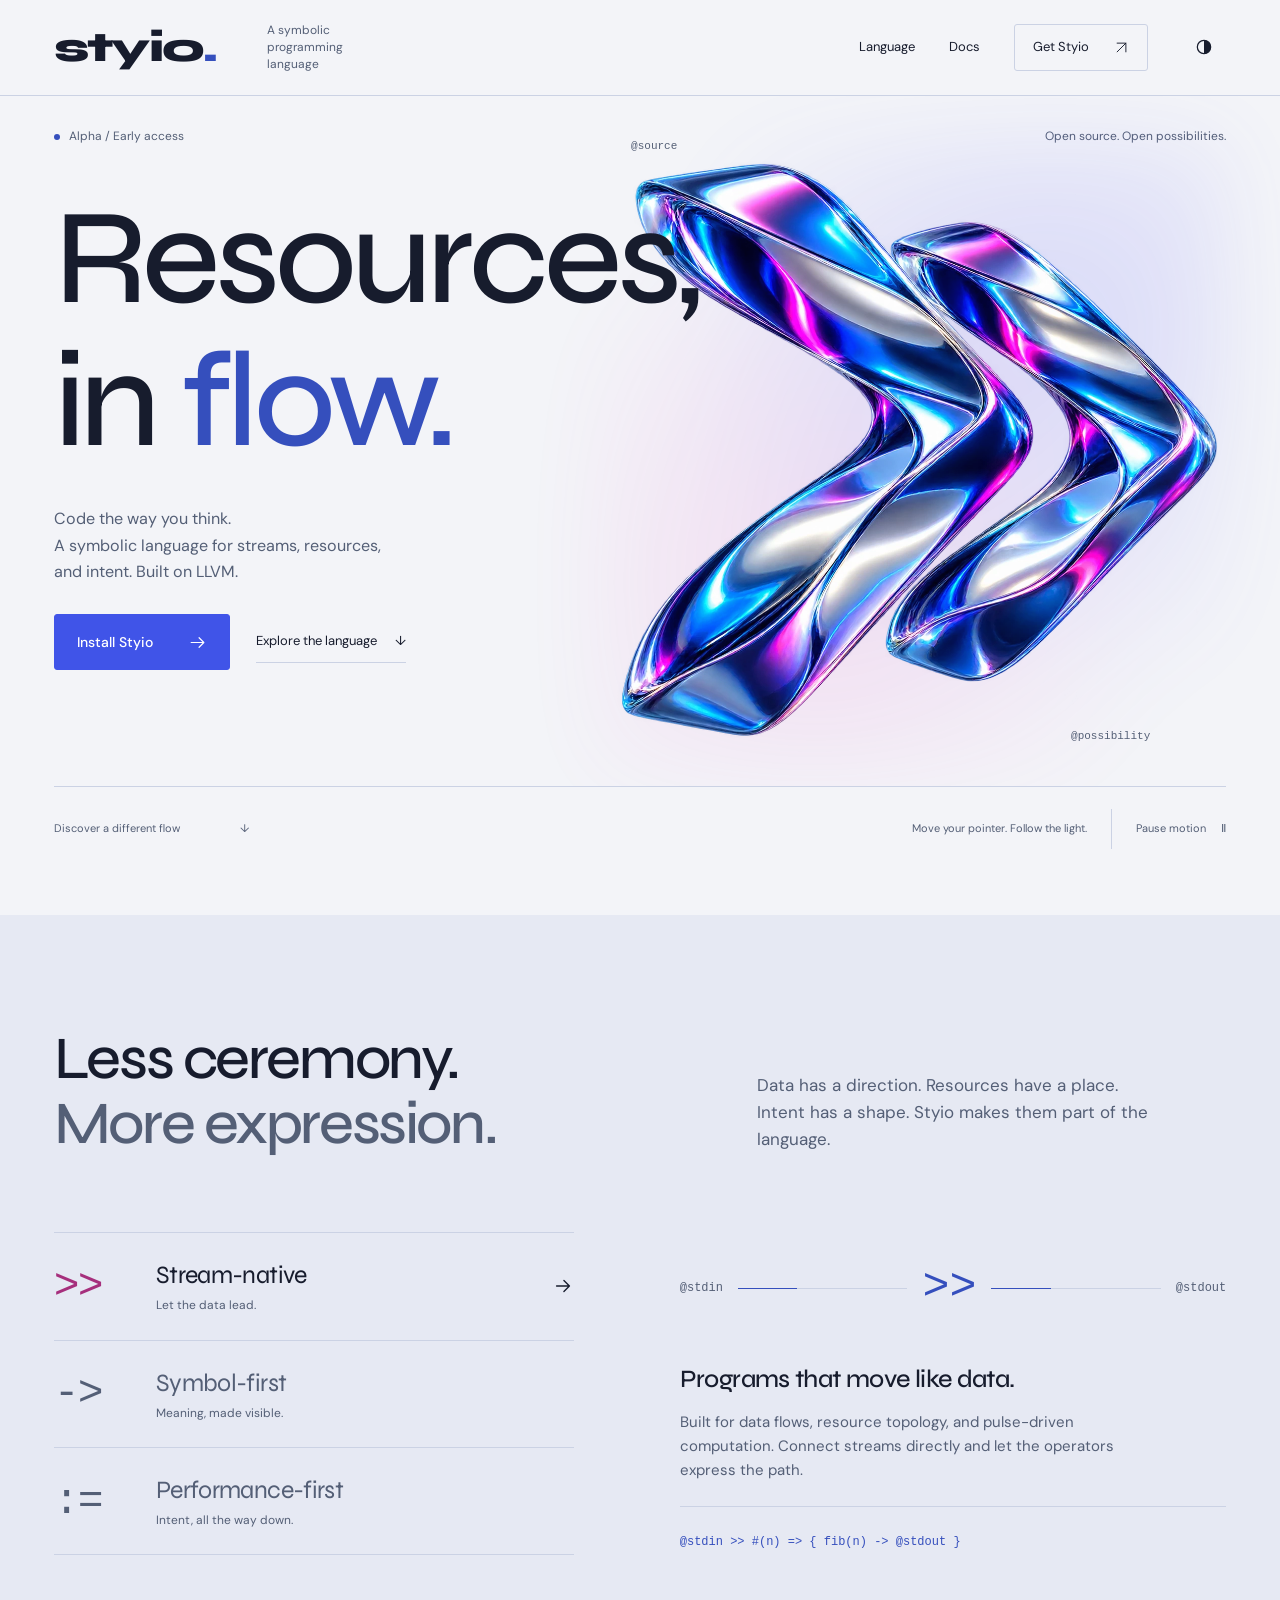
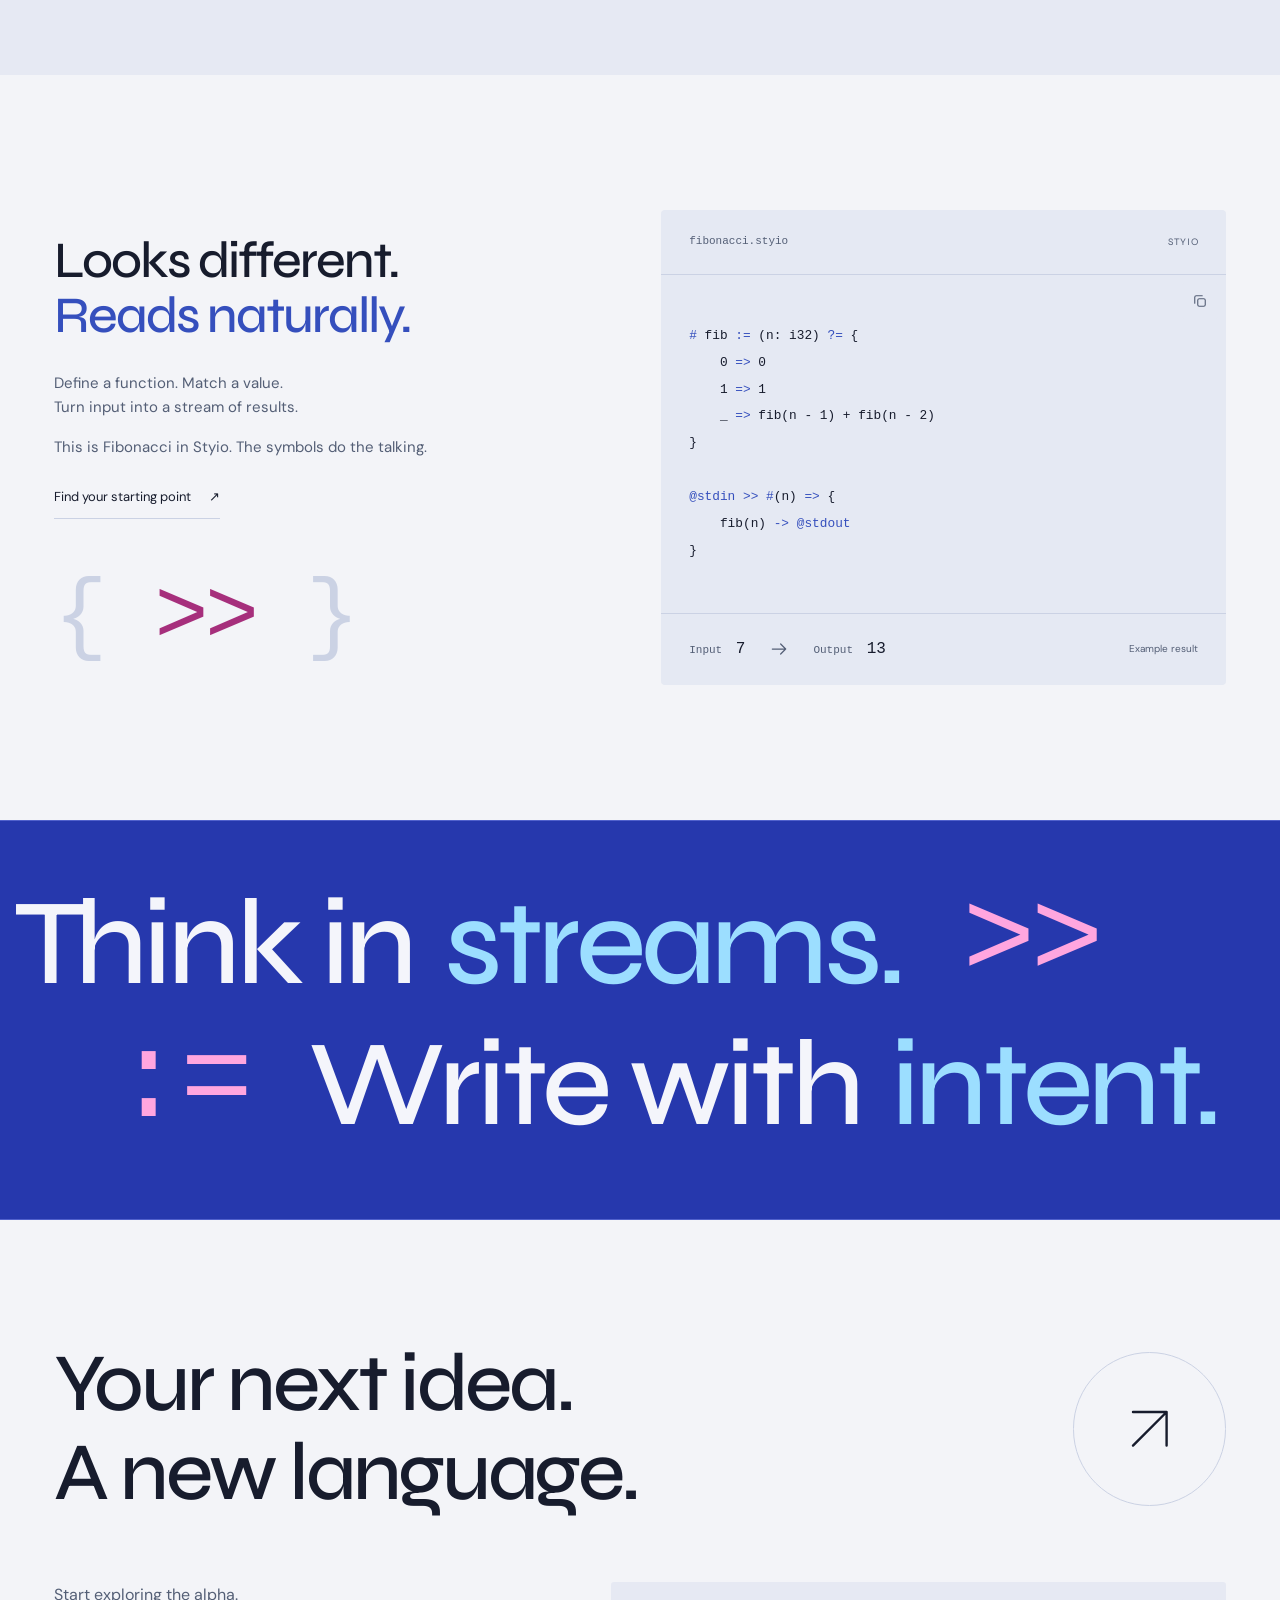
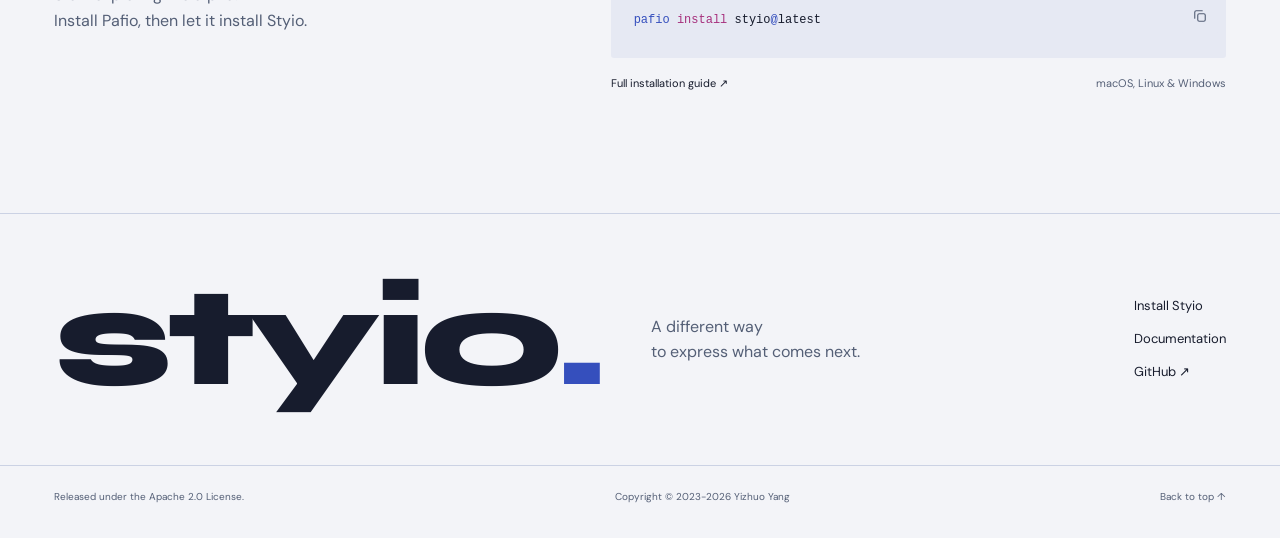
<file: index.html>
<!doctype html>
<html lang="en">
<head>
  <meta charset="utf-8">
  <meta name="viewport" content="width=device-width, initial-scale=1">
  <title>Styio - Resources, in flow.</title>
  <meta name="description" content="An experimental symbolic language for stream processing, resource topology, and intent-driven execution. Built on LLVM. Explore Styio.">
  <meta name="theme-color" content="#101116">
  <meta property="og:title" content="Styio - Resources, in flow.">
  <meta property="og:description" content="A symbolic language for a different way of thinking. Stream-native. Symbol-first. Built on LLVM.">
  <meta property="og:type" content="website">
  <meta property="og:url" content="https://styio.io/">
  <link rel="icon" href="/assets/styio-mark.svg" type="image/svg+xml">
  <link rel="preload" href="/assets/fonts/syne.woff2" as="font" type="font/woff2" crossorigin>
  <script src="/assets/theme-init.js"></script>
  <link rel="stylesheet" href="/styles.css">
  <noscript><style>.operator-display{display:block}.operator-panel[hidden]{display:block !important}.operator-panel + .operator-panel{margin-top:40px}</style></noscript>
</head>
<body class="home" id="top">
<!-- THESIS: Direction becomes iridescent chrome; the language itself is the artwork.
OWN-WORLD: Cool black, fog white, electric blue, cyan and fuchsia; monumental Syne, sculptural chrome, precise rules.
STORY: Feel resource flow, understand the operators, read real code, install the alpha.
FIRST VIEWPORT: Oversized two-line title left; a luminous double-chevron sculpture right; clear install action below.
FORM: Sculptural notation, grounded direction 3, seed 249001b3. User selected experimental digital art. User rejected yellow-green and the wireframe manifold; rebuilt with authored iridescent artwork and responsive light.
FINISH: unreviewed and undocumented is unfinished; this build ends with the finish review, the verdict, and DESIGN.md -->
  <a class="skip-link" href="#main">Skip to content</a>
  <header class="site-header">
    <div class="header-inner">
      <a class="brand" href="/" aria-label="Styio home">styio<span aria-hidden="true">.</span></a>
      <span class="header-note">A symbolic programming language</span>
      <nav class="nav" aria-label="Primary navigation">
        <a href="/#language">Language</a>
        <a href="/docs/">Docs</a>
        <a class="nav-install" href="/docs/install.html">Get Styio <svg viewBox="0 0 24 24" aria-hidden="true"><path d="M5 19 19 5M5 5h14v14"/></svg></a>
        <button class="theme-toggle" id="theme-toggle" type="button" aria-label="Toggle color scheme"><svg viewBox="0 0 24 24" aria-hidden="true"><circle cx="12" cy="12" r="8"/><path d="M12 4a8 8 0 0 1 0 16Z" fill="currentColor" stroke="none"/></svg></button>
      </nav>
    </div>
  </header>
  <main id="main">
    <section class="hero wrap" aria-labelledby="hero-title">
      <div class="hero-topline"><span><span class="status-dot"></span>Alpha / Early access</span><span>Open source. Open possibilities.</span></div>
      <div class="hero-stage">
        <h1 id="hero-title"><span class="title-line">Resources,</span><span class="title-line second-line">in <em>flow.</em></span></h1>
        <figure class="sculpture-art" aria-label="A liquid-chrome double-chevron sculpture, reflecting blue, cyan and fuchsia light">
          <div class="sculpture-aura" aria-hidden="true"></div>
          <div class="sculpture-float"><div class="sculpture-pose">
            <img class="sculpture-image" src="/assets/sculpture.webp" alt="" width="1254" height="1254" fetchpriority="high">
            <div class="sculpture-reflection" aria-hidden="true"></div>
          </div></div>
          <span class="art-coordinate art-coordinate-a" aria-hidden="true">@source</span>
          <span class="art-coordinate art-coordinate-c" aria-hidden="true">@possibility</span>
        </figure>
        <div class="hero-intro">
          <p>Code the way you think.<br>A symbolic language for streams, resources,<br class="desktop-break"> and intent. Built on LLVM.</p>
          <div class="actions"><a class="button primary" href="/docs/install.html">Install Styio <svg viewBox="0 0 24 24" aria-hidden="true"><path d="M4 12h16m-6-6 6 6-6 6"/></svg></a><a class="text-link" href="#language">Explore the language <span aria-hidden="true">&darr;</span></a></div>
        </div>
      </div>
      <div class="hero-bottom"><a href="#language">Discover a different flow <span aria-hidden="true">&darr;</span></a><div class="art-controls"><span class="pointer-hint">Move your pointer. Follow the light.</span><button id="motion-toggle" type="button" hidden>Pause motion <span aria-hidden="true">&#x2161;</span></button></div></div>
    </section>

    <section class="language-section" id="language" aria-labelledby="language-title">
      <div class="wrap">
        <div class="section-intro"><h2 id="language-title" data-reveal>Less ceremony.<br><span>More expression.</span></h2><p>Data has a direction. Resources have a place. Intent has a shape. Styio makes them part of the language.</p></div>
        <div class="operator-workbench">
          <div class="operator-options" role="tablist" aria-label="Language principles" aria-orientation="vertical">
            <button class="operator-option" role="tab" id="tab-stream" aria-controls="panel-stream" aria-selected="true" tabindex="0"><span class="operator-symbol" aria-hidden="true">&gt;&gt;</span><span>Stream-native<small>Let the data lead.</small></span><svg viewBox="0 0 24 24" aria-hidden="true"><path d="M5 12h14m-6-6 6 6-6 6"/></svg></button>
            <button class="operator-option" role="tab" id="tab-symbol" aria-controls="panel-symbol" aria-selected="false" tabindex="-1"><span class="operator-symbol" aria-hidden="true">-&gt;</span><span>Symbol-first<small>Meaning, made visible.</small></span><svg viewBox="0 0 24 24" aria-hidden="true"><path d="M5 12h14m-6-6 6 6-6 6"/></svg></button>
            <button class="operator-option" role="tab" id="tab-performance" aria-controls="panel-performance" aria-selected="false" tabindex="-1"><span class="operator-symbol" aria-hidden="true">:=</span><span>Performance-first<small>Intent, all the way down.</small></span><svg viewBox="0 0 24 24" aria-hidden="true"><path d="M5 12h14m-6-6 6 6-6 6"/></svg></button>
          </div>
          <div class="operator-display">
            <div class="operator-panel" role="tabpanel" id="panel-stream" aria-labelledby="tab-stream" tabindex="0"><div class="stream-diagram" aria-hidden="true"><span>@stdin</span><i></i><b>&gt;&gt;</b><i></i><span>@stdout</span></div><h3>Programs that move like data.</h3><p>Built for data flows, resource topology, and pulse-driven computation. Connect streams directly and let the operators express the path.</p><code class="inline-example">@stdin &gt;&gt; #(n) =&gt; { fib(n) -&gt; @stdout }</code></div>
            <div class="operator-panel" role="tabpanel" id="panel-symbol" aria-labelledby="tab-symbol" tabindex="0" hidden><div class="symbol-diagram" aria-hidden="true"><span>"Hello"</span><b>-&gt;</b><span>@stdout</span></div><h3>A small symbol. A clear intention.</h3><p>Fewer natural language keywords. Direct operators that read like what they do. Send a value to an output with a single arrow.</p><code class="inline-example">"Hello, World!" -&gt; @stdout</code></div>
            <div class="operator-panel" role="tabpanel" id="panel-performance" aria-labelledby="tab-performance" tabindex="0" hidden><div class="compile-diagram" aria-hidden="true"><span>Styio</span><b>-&gt;</b><span>LLVM</span><b>-&gt;</b><span>Native</span></div><h3>Performance is part of the design.</h3><p>The recommended way to write Styio is designed to be the fast way. Express your intent directly, with LLVM at the compiler's foundation.</p><a class="text-link" href="https://github.com/SymPolicy/styio">Explore the compiler <span aria-hidden="true">&nearr;</span></a></div>
          </div>
        </div>
      </div>
    </section>

    <section class="code-section wrap" id="in-practice" aria-labelledby="code-title">
      <div class="code-story"><h2 id="code-title" data-reveal>Looks different.<br><em>Reads naturally.</em></h2><p>Define a function. Match a value.<br>Turn input into a stream of results.</p><p>This is Fibonacci in Styio. The symbols do the talking.</p><a class="text-link" href="/docs/">Find your starting point <span aria-hidden="true">&nearr;</span></a><div class="code-signature" aria-hidden="true">{ <span>&gt;&gt;</span> }</div></div>
      <div class="code-specimen"><div class="specimen-header"><span>fibonacci.styio</span><span>STYIO</span></div><pre aria-label="Styio Fibonacci stream example"><code># fib := (n: i32) ?= {
    0 =&gt; 0
    1 =&gt; 1
    _ =&gt; fib(n - 1) + fib(n - 2)
}

@stdin &gt;&gt; #(n) =&gt; {
    fib(n) -&gt; @stdout
}</code></pre><div class="specimen-footer"><span>Input <code>7</code></span><svg viewBox="0 0 24 24" aria-hidden="true"><path d="M4 12h16m-6-6 6 6-6 6"/></svg><span>Output <code>13</code></span><span class="example-label">Example result</span></div></div>
    </section>

    <section class="manifesto" aria-label="A symbolic language for a different way of thinking"><div class="manifesto-line" aria-hidden="true">Think in <span>streams.</span><i>&gt;&gt;</i></div><div class="manifesto-line" aria-hidden="true"><i>:=</i> Write with <span>intent.</span></div></section>

    <section class="start-section wrap" aria-labelledby="start-title">
      <div class="start-heading"><h2 id="start-title" data-reveal>Your next idea.<br>A new language.</h2><a class="round-link" href="/docs/install.html" aria-label="Get started with Styio"><svg viewBox="0 0 24 24" aria-hidden="true"><path d="M5 19 19 5M5 5h14v14"/></svg></a></div>
      <div class="start-details"><p>Start exploring the alpha.<br>Install Pafio, then let it install Styio.</p><div class="install-preview"><pre aria-label="Install the Styio compiler using Pafio"><code>pafio install styio@latest</code></pre><div><a href="/docs/install.html">Full installation guide <span aria-hidden="true">&nearr;</span></a><span>macOS, Linux &amp; Windows</span></div></div></div>
    </section>
  </main>
  <footer class="site-footer" data-site-footer></footer>
  <script src="/assets/copy-code.js" defer></script>
  <script src="/assets/site-footer.js" defer></script>
  <script src="/assets/theme-toggle.js" defer></script>
  <script src="/assets/site.js" defer></script>
  <script src="/assets/sculpture.js" defer></script>
</body>
</html>
</file>
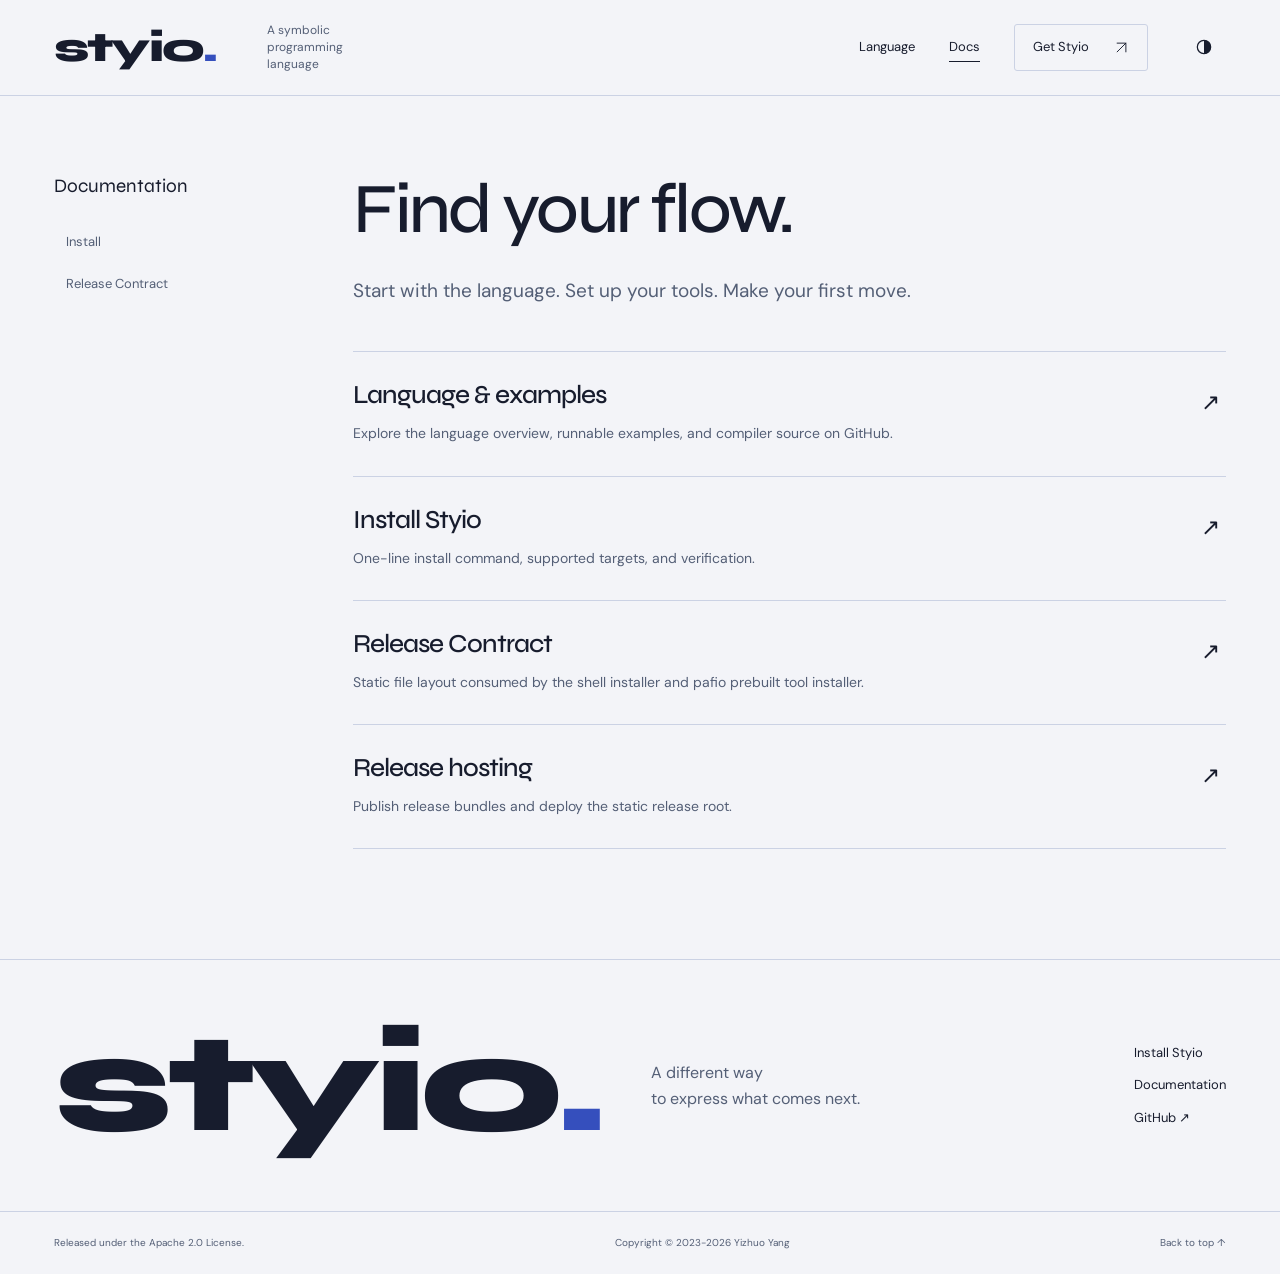
<file: docs/index.html>
<!doctype html>
<html lang="en">
  <head>
    <meta charset="utf-8">
    <meta name="viewport" content="width=device-width, initial-scale=1">
    <meta name="theme-color" content="#101116">
    <title>Docs - Styio</title>
    <meta name="description" content="Styio language examples, installation, and release operations.">
    <link rel="icon" href="/assets/styio-mark.svg" type="image/svg+xml">
    <link rel="stylesheet" href="/styles.css">
    <script src="/assets/theme-init.js"></script>
  </head>
  <body id="top">
    <a class="skip-link" href="#main">Skip to content</a>
  <header class="site-header">
    <div class="header-inner">
      <a class="brand" href="/" aria-label="Styio home">styio<span aria-hidden="true">.</span></a>
      <span class="header-note">A symbolic programming language</span>
      <nav class="nav" aria-label="Primary navigation">
        <a href="/#language">Language</a>
        <a href="/docs/">Docs</a>
        <a class="nav-install" href="/docs/install.html">Get Styio <svg viewBox="0 0 24 24" aria-hidden="true"><path d="M5 19 19 5M5 5h14v14"/></svg></a>
        <button class="theme-toggle" id="theme-toggle" type="button" aria-label="Toggle color scheme"><svg viewBox="0 0 24 24" aria-hidden="true"><circle cx="12" cy="12" r="8"/><path d="M12 4a8 8 0 0 1 0 16Z" fill="currentColor" stroke="none"/></svg></button>
      </nav>
    </div>
  </header>
    <main id="main" class="wrap doc-layout">
      <nav class="side-nav" aria-label="Documentation navigation">
        <a href="/docs/install.html">Install</a>
        <a href="/docs/release-root-contract.html">Release Contract</a>
      </nav>
      <article class="doc">
        <h1>Find your flow.</h1>
        <p class="doc-lede">Start with the language. Set up your tools. Make your first move.</p>
        <div class="grid-2">
          <a class="card" href="https://github.com/SymPolicy/styio">
            <h2>Language &amp; examples</h2>
            <p>Explore the language overview, runnable examples, and compiler source on GitHub.</p>
          </a>
          <a class="card" href="/docs/install.html">
            <h2>Install Styio</h2>
            <p>One-line install command, supported targets, and verification.</p>
          </a>
          <a class="card" href="/docs/release-root-contract.html">
            <h2>Release Contract</h2>
            <p>Static file layout consumed by the shell installer and pafio prebuilt tool installer.</p>
          </a>
          <a class="card" href="/docs/release-hosting.html">
            <h2>Release hosting</h2><p>Publish release bundles and deploy the static release root.</p>
          </a>
        </div>
      </article>
    </main>
    <footer class="site-footer" data-site-footer></footer>
    <script src="/assets/copy-code.js" defer></script>
    <script src="/assets/site-footer.js" defer></script>
    <script src="/assets/theme-toggle.js" defer></script>
    <script src="/assets/site.js" defer></script>
  </body>
</html>
</file>
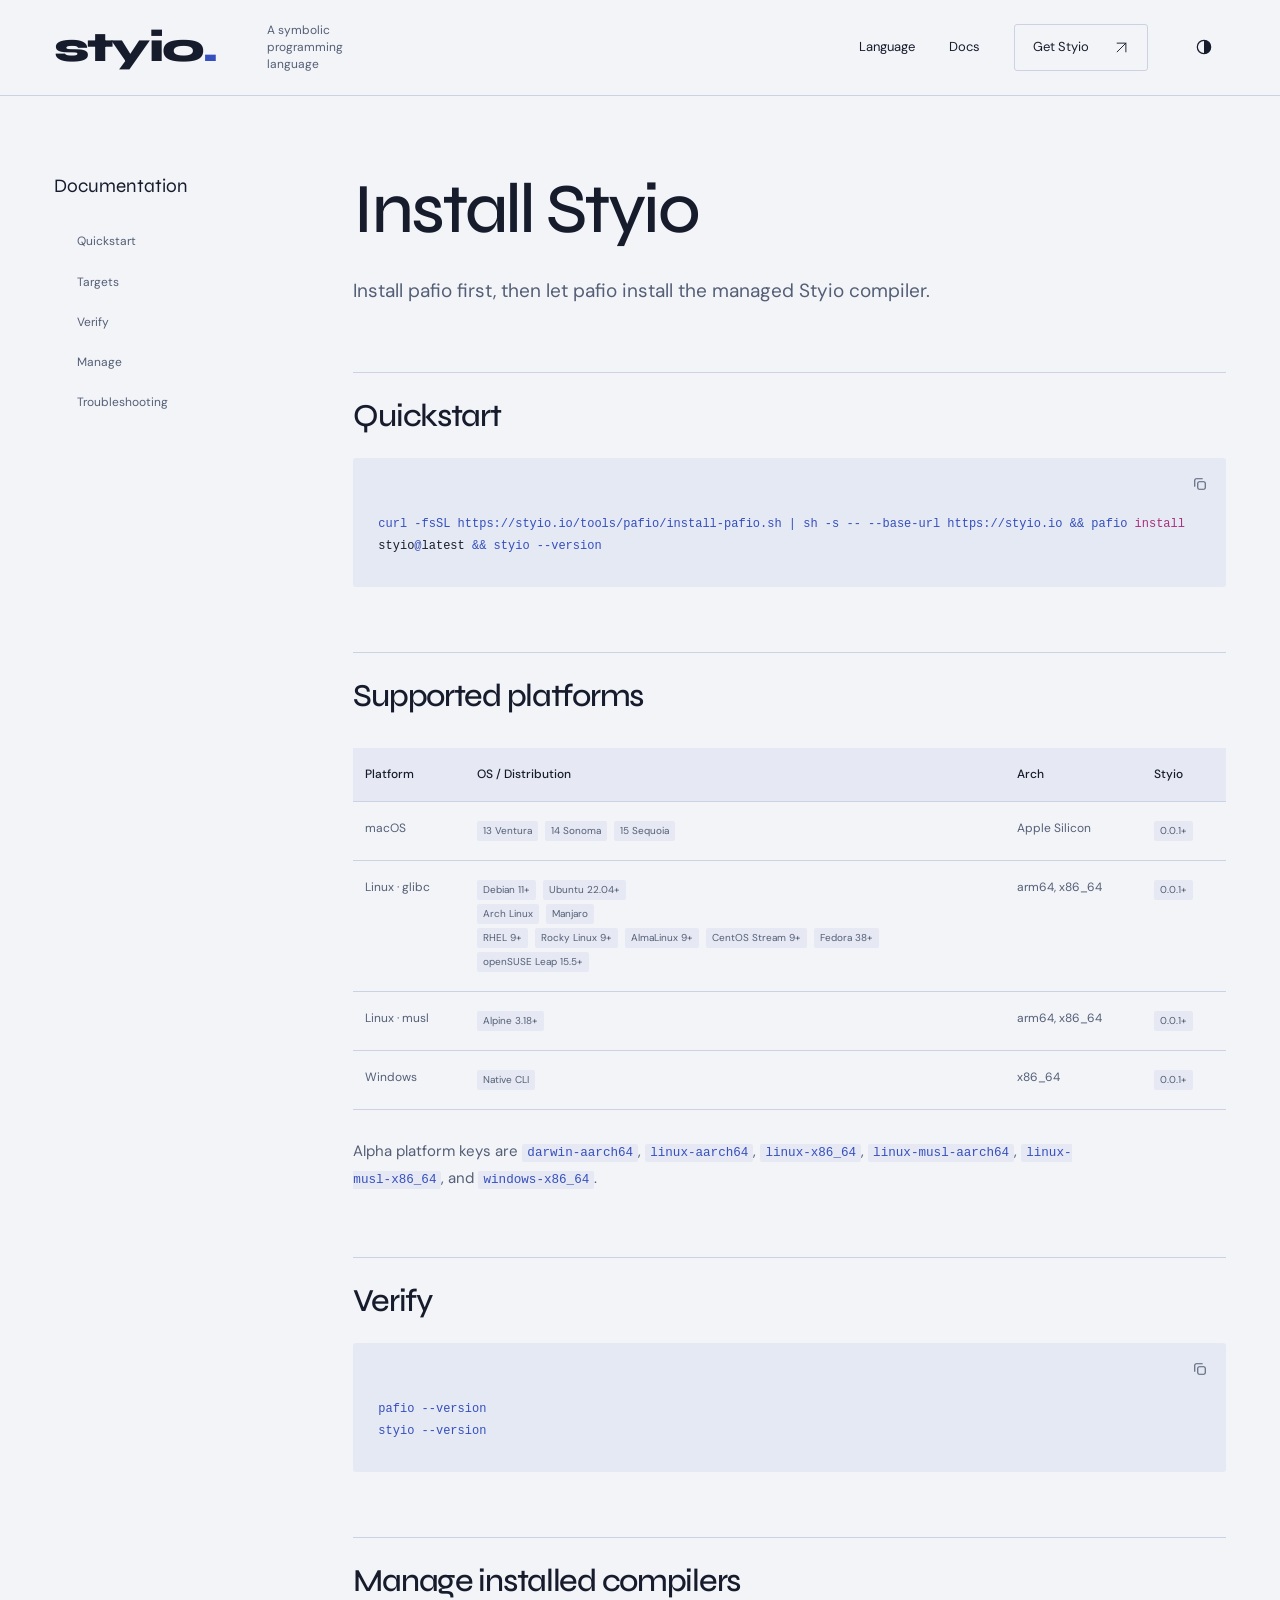
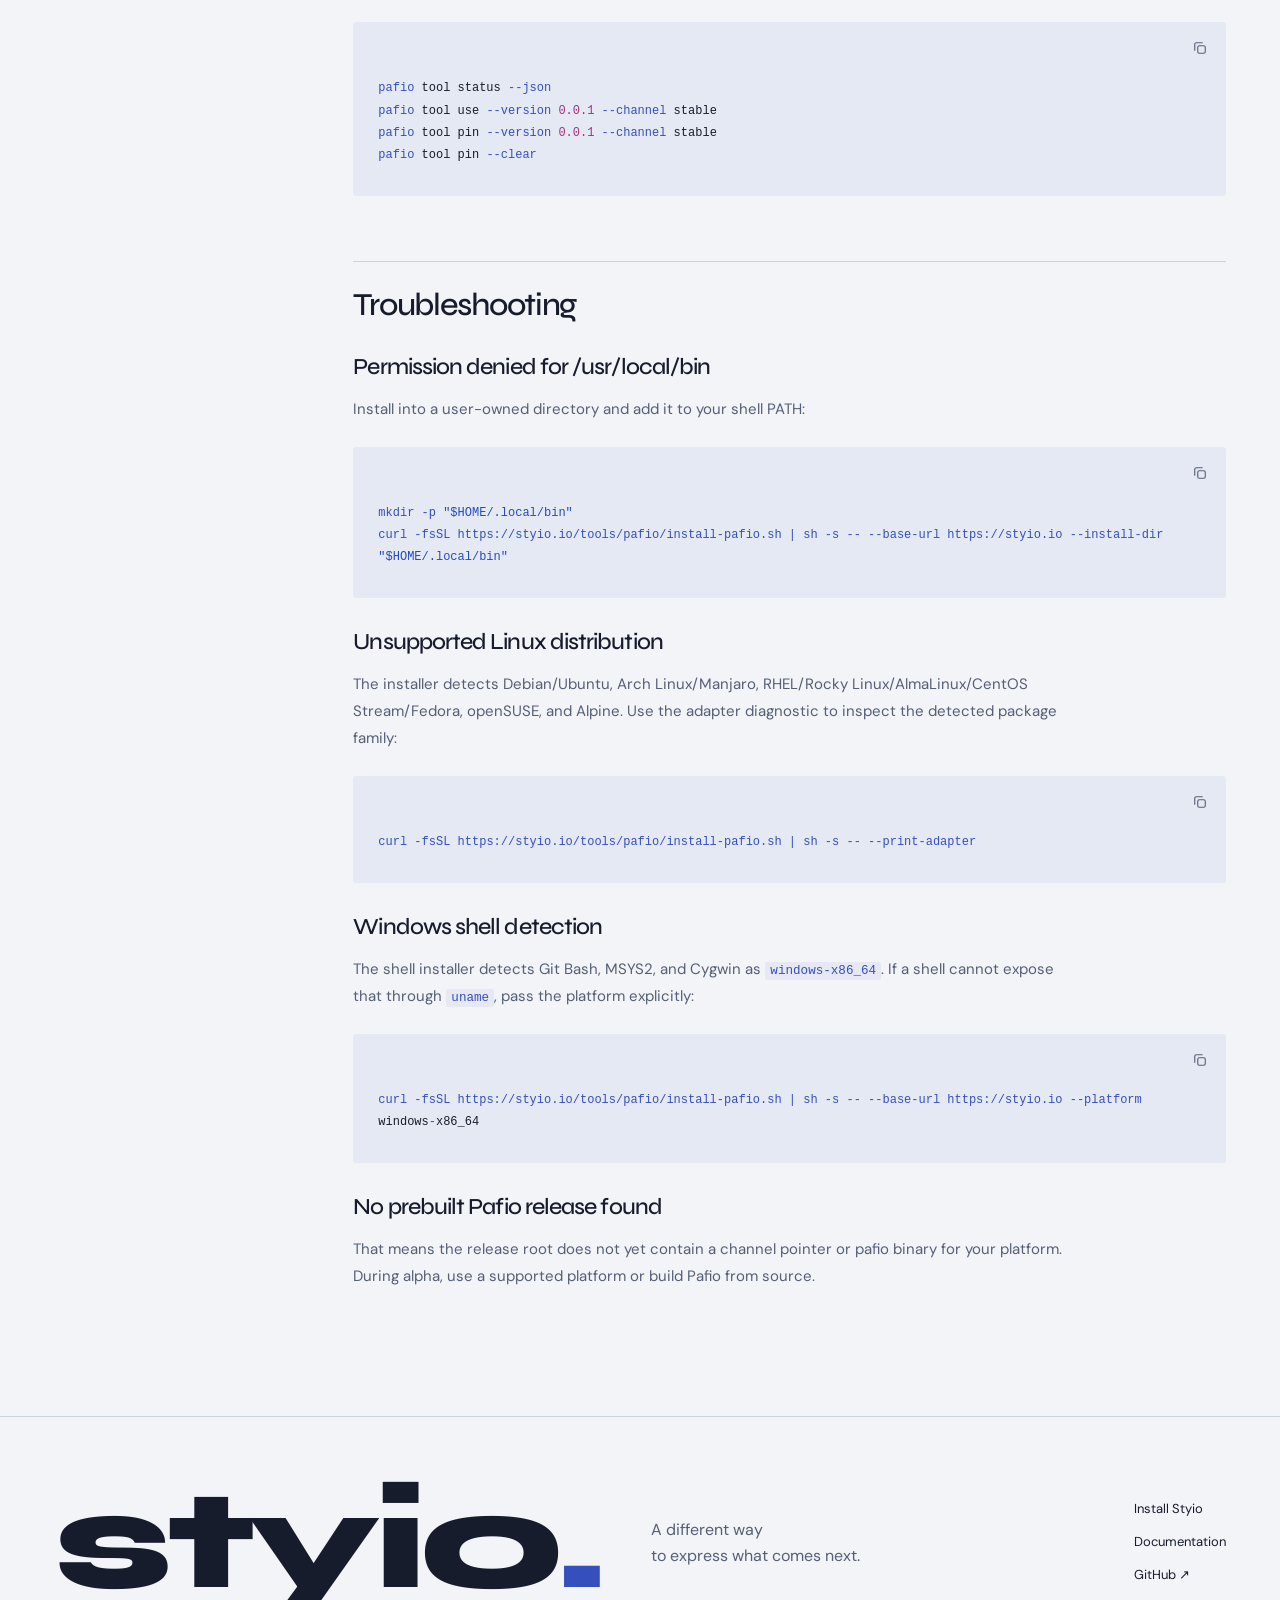
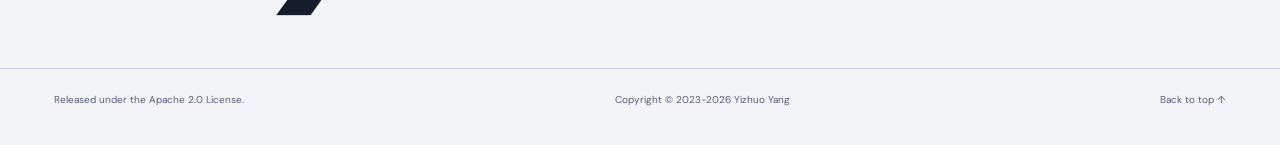
<file: docs/install.html>
<!doctype html>
<html lang="en">
  <head>
    <meta charset="utf-8">
    <meta name="viewport" content="width=device-width, initial-scale=1">
    <meta name="theme-color" content="#101116">
    <title>Install Styio</title>
    <meta name="description" content="Install pafio and the Styio compiler from the public release root.">
    <link rel="icon" href="/assets/styio-mark.svg" type="image/svg+xml">
    <link rel="stylesheet" href="/styles.css">
    <script src="/assets/theme-init.js"></script>
  </head>
  <body id="top">
    <a class="skip-link" href="#main">Skip to content</a>
  <header class="site-header">
    <div class="header-inner">
      <a class="brand" href="/" aria-label="Styio home">styio<span aria-hidden="true">.</span></a>
      <span class="header-note">A symbolic programming language</span>
      <nav class="nav" aria-label="Primary navigation">
        <a href="/#language">Language</a>
        <a href="/docs/">Docs</a>
        <a class="nav-install" href="/docs/install.html">Get Styio <svg viewBox="0 0 24 24" aria-hidden="true"><path d="M5 19 19 5M5 5h14v14"/></svg></a>
        <button class="theme-toggle" id="theme-toggle" type="button" aria-label="Toggle color scheme"><svg viewBox="0 0 24 24" aria-hidden="true"><circle cx="12" cy="12" r="8"/><path d="M12 4a8 8 0 0 1 0 16Z" fill="currentColor" stroke="none"/></svg></button>
      </nav>
    </div>
  </header>
    <main id="main" class="wrap doc-layout">
      <nav class="side-nav" aria-label="Documentation navigation">
        <a href="#quickstart">Quickstart</a>
        <a href="#targets">Targets</a>
        <a href="#verify">Verify</a>
        <a href="#manage">Manage</a>
        <a href="#troubleshooting">Troubleshooting</a>
      </nav>
      <article class="doc">
        <h1>Install Styio</h1>
        <p class="doc-lede">
          Install pafio first, then let pafio install the managed Styio compiler.
        </p>

        <h2 id="quickstart">Quickstart</h2>
        <pre><code>curl -fsSL https://styio.io/tools/pafio/install-pafio.sh | sh -s -- --base-url https://styio.io && pafio install styio@latest && styio --version</code></pre>


        <h2 id="targets">Supported platforms</h2>
        <div class="table-scroll" role="region" aria-label="Reference table; scroll horizontally on small screens" tabindex="0"><table>
          <thead>
            <tr>
              <th>Platform</th>
              <th>OS / Distribution</th>
              <th>Arch</th>
              <th>Styio</th>
            </tr>
          </thead>
          <tbody>
            <tr>
              <td>macOS</td>
              <td>
                <span class="tag">13 Ventura</span>
                <span class="tag">14 Sonoma</span>
                <span class="tag">15 Sequoia</span>
              </td>
              <td>Apple Silicon</td>
              <td><span class="tag">0.0.1+</span></td>
            </tr>
            <tr>
              <td>Linux &middot; glibc</td>
              <td>
                <span class="tag">Debian 11+</span> <span class="tag">Ubuntu 22.04+</span><br>
                <span class="tag">Arch Linux</span> <span class="tag">Manjaro</span><br>
                <span class="tag">RHEL 9+</span> <span class="tag">Rocky Linux 9+</span> <span class="tag">AlmaLinux 9+</span> <span class="tag">CentOS Stream 9+</span> <span class="tag">Fedora 38+</span><br>
                <span class="tag">openSUSE Leap 15.5+</span>
              </td>
              <td>arm64, x86_64</td>
              <td><span class="tag">0.0.1+</span></td>
            </tr>
            <tr>
              <td>Linux &middot; musl</td>
              <td><span class="tag">Alpine 3.18+</span></td>
              <td>arm64, x86_64</td>
              <td><span class="tag">0.0.1+</span></td>
            </tr>
            <tr>
              <td>Windows</td>
              <td><span class="tag">Native CLI</span></td>
              <td>x86_64</td>
              <td><span class="tag">0.0.1+</span></td>
            </tr>
          </tbody>
        </table></div>
        <p>
          Alpha platform keys are <code>darwin-aarch64</code>,
          <code>linux-aarch64</code>, <code>linux-x86_64</code>,
          <code>linux-musl-aarch64</code>, <code>linux-musl-x86_64</code>, and
          <code>windows-x86_64</code>.
        </p>

        <h2 id="verify">Verify</h2>
        <pre><code>pafio --version
styio --version</code></pre>

        <h2 id="manage">Manage installed compilers</h2>
        <pre><code>pafio tool status --json
pafio tool use --version 0.0.1 --channel stable
pafio tool pin --version 0.0.1 --channel stable
pafio tool pin --clear</code></pre>

        <h2 id="troubleshooting">Troubleshooting</h2>
        <h3>Permission denied for /usr/local/bin</h3>
        <p>
          Install into a user-owned directory and add it to your shell PATH:
        </p>
        <pre><code>mkdir -p "$HOME/.local/bin"
curl -fsSL https://styio.io/tools/pafio/install-pafio.sh | sh -s -- --base-url https://styio.io --install-dir "$HOME/.local/bin"</code></pre>

        <h3>Unsupported Linux distribution</h3>
        <p>
          The installer detects Debian/Ubuntu, Arch Linux/Manjaro, RHEL/Rocky Linux/AlmaLinux/CentOS Stream/Fedora, openSUSE, and Alpine.
          Use the adapter diagnostic to inspect the detected package family:
        </p>
        <pre><code>curl -fsSL https://styio.io/tools/pafio/install-pafio.sh | sh -s -- --print-adapter</code></pre>

        <h3>Windows shell detection</h3>
        <p>
          The shell installer detects Git Bash, MSYS2, and Cygwin as
          <code>windows-x86_64</code>. If a shell cannot expose that through
          <code>uname</code>, pass the platform explicitly:
        </p>
        <pre><code>curl -fsSL https://styio.io/tools/pafio/install-pafio.sh | sh -s -- --base-url https://styio.io --platform windows-x86_64</code></pre>

        <h3>No prebuilt Pafio release found</h3>
        <p>
          That means the release root does not yet contain a channel pointer or
          pafio binary for your platform. During alpha, use a supported platform
          or build Pafio from source.
        </p>
      </article>
    </main>
    <footer class="site-footer" data-site-footer></footer>
    <script src="/assets/copy-code.js" defer></script>
    <script src="/assets/site-footer.js" defer></script>
    <script src="/assets/theme-toggle.js" defer></script>
    <script src="/assets/site.js" defer></script>
  </body>
</html>
</file>
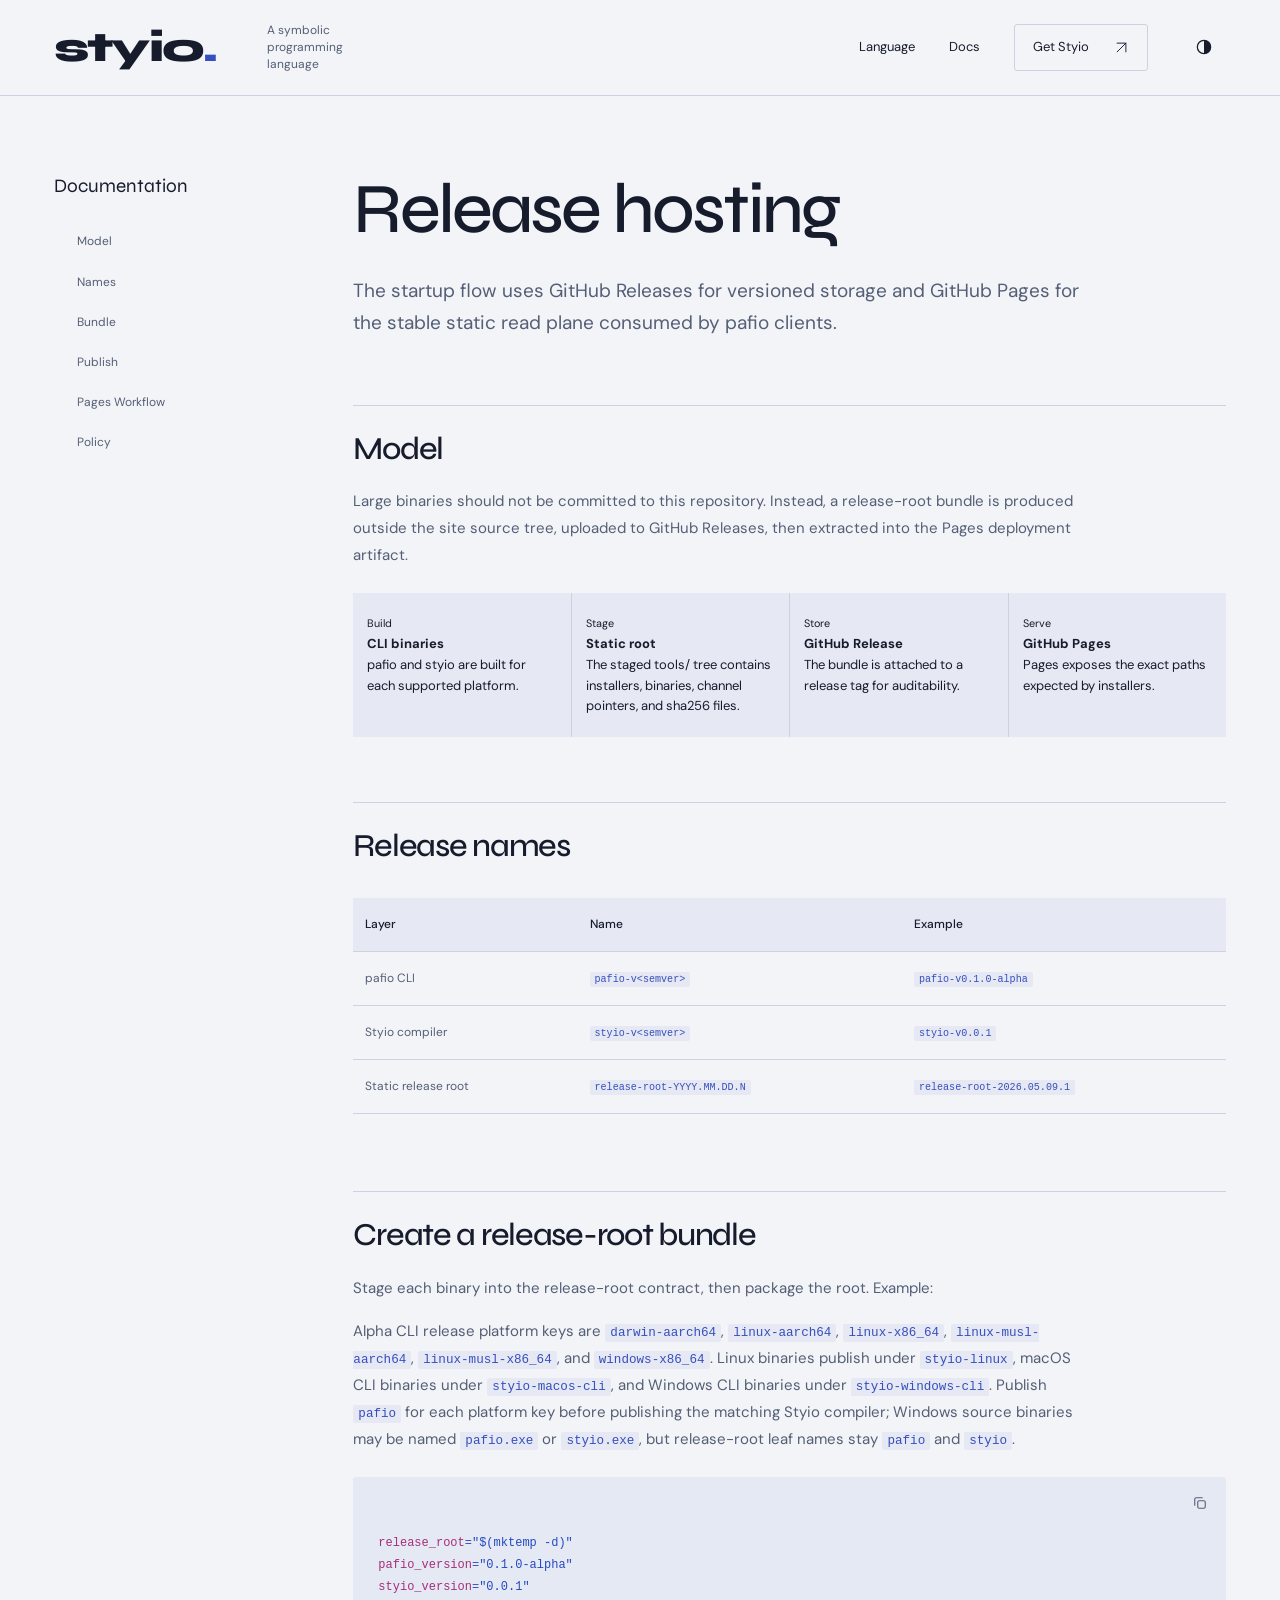
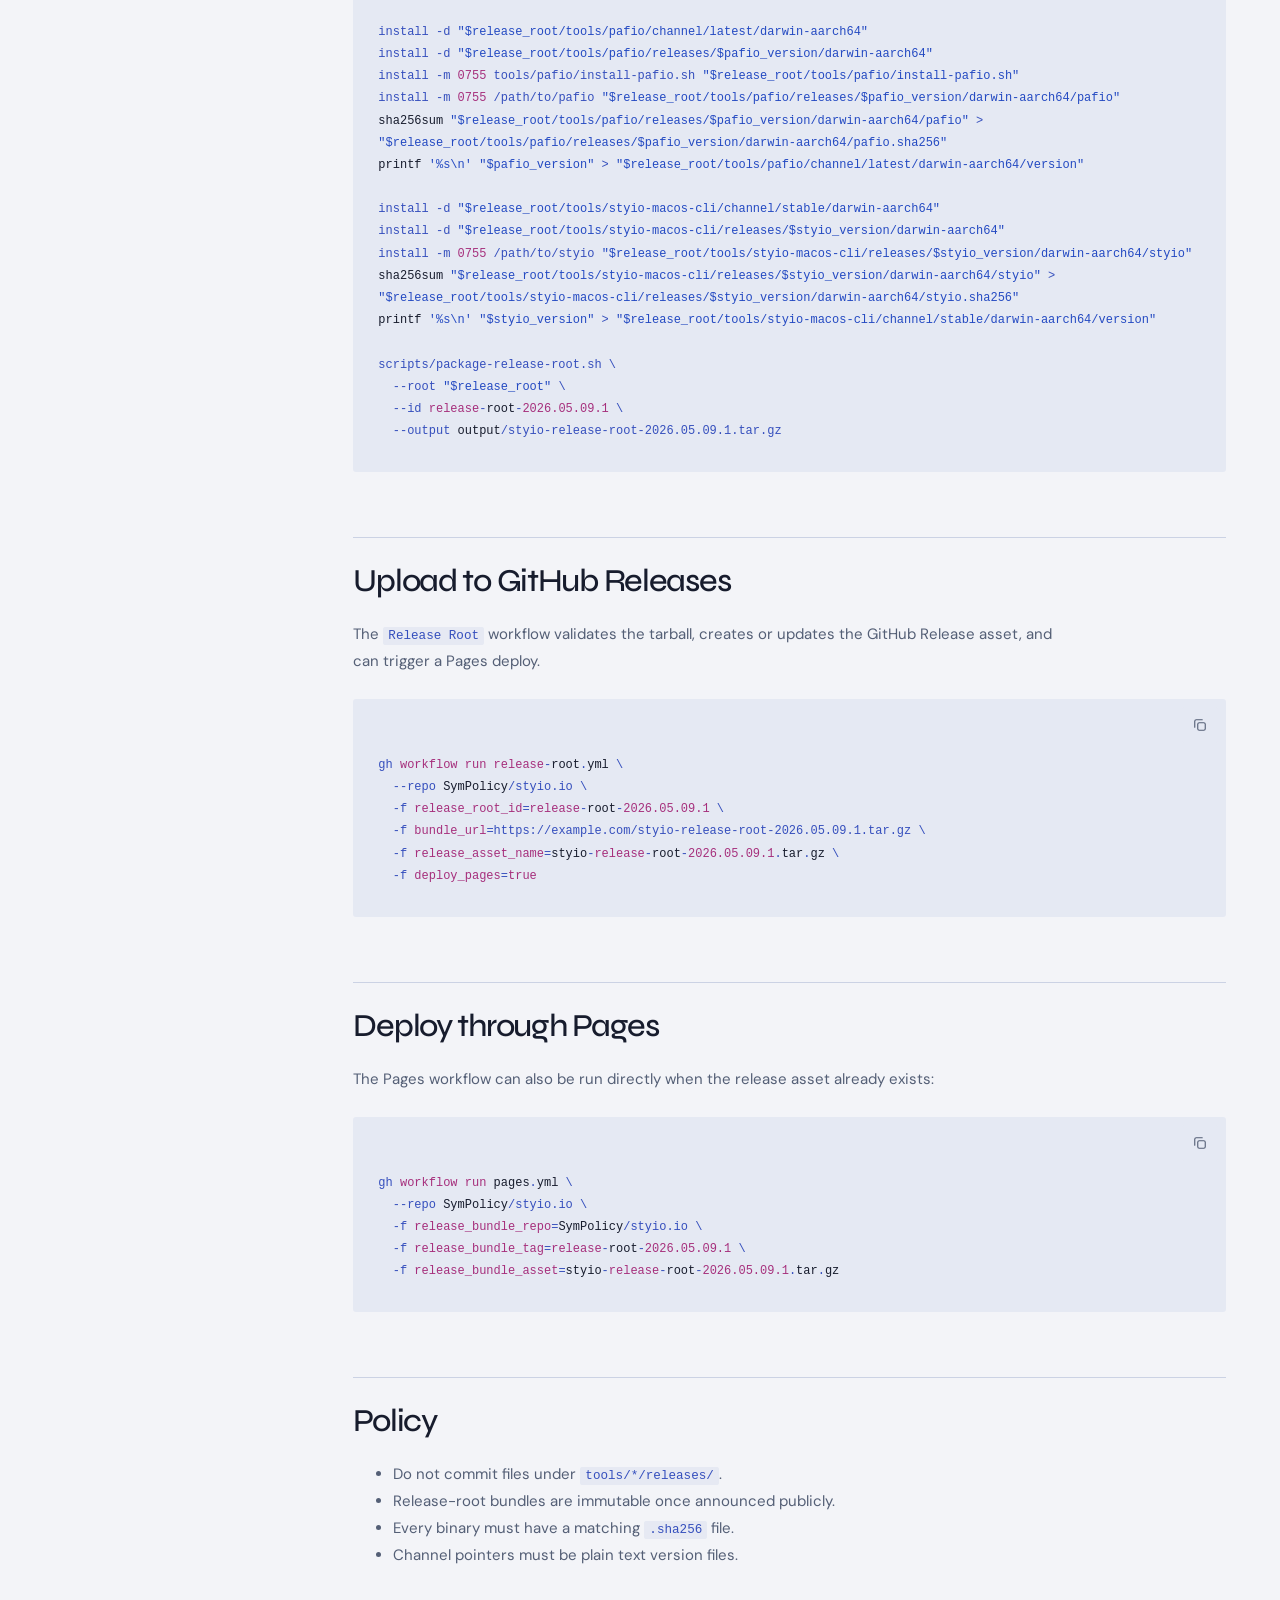
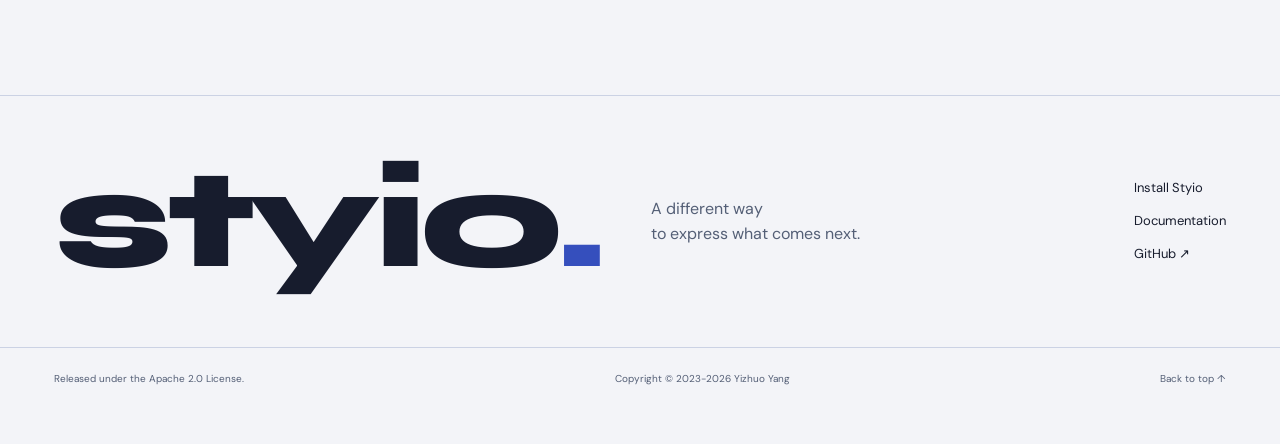
<file: docs/release-hosting.html>
<!doctype html>
<html lang="en">
  <head>
    <meta charset="utf-8">
    <meta name="viewport" content="width=device-width, initial-scale=1">
    <meta name="theme-color" content="#101116">
    <title>Release Hosting - Styio</title>
    <meta name="description" content="Publish Styio release-root bundles through GitHub Releases and GitHub Pages.">
    <link rel="icon" href="/assets/styio-mark.svg" type="image/svg+xml">
    <link rel="stylesheet" href="/styles.css">
    <script src="/assets/theme-init.js"></script>
  </head>
  <body id="top">
    <a class="skip-link" href="#main">Skip to content</a>
  <header class="site-header">
    <div class="header-inner">
      <a class="brand" href="/" aria-label="Styio home">styio<span aria-hidden="true">.</span></a>
      <span class="header-note">A symbolic programming language</span>
      <nav class="nav" aria-label="Primary navigation">
        <a href="/#language">Language</a>
        <a href="/docs/">Docs</a>
        <a class="nav-install" href="/docs/install.html">Get Styio <svg viewBox="0 0 24 24" aria-hidden="true"><path d="M5 19 19 5M5 5h14v14"/></svg></a>
        <button class="theme-toggle" id="theme-toggle" type="button" aria-label="Toggle color scheme"><svg viewBox="0 0 24 24" aria-hidden="true"><circle cx="12" cy="12" r="8"/><path d="M12 4a8 8 0 0 1 0 16Z" fill="currentColor" stroke="none"/></svg></button>
      </nav>
    </div>
  </header>
    <main id="main" class="wrap doc-layout">
      <nav class="side-nav" aria-label="Documentation navigation">
        <a href="#model">Model</a>
        <a href="#names">Names</a>
        <a href="#bundle">Bundle</a>
        <a href="#publish">Publish</a>
        <a href="#workflow">Pages Workflow</a>
        <a href="#policy">Policy</a>
      </nav>
      <article class="doc">
        <h1>Release hosting</h1>
        <p class="doc-lede">
          The startup flow uses GitHub Releases for versioned storage and
          GitHub Pages for the stable static read plane consumed by pafio
          clients.
        </p>

        <h2 id="model">Model</h2>
        <p>
          Large binaries should not be committed to this repository. Instead,
          a release-root bundle is produced outside the site source tree,
          uploaded to GitHub Releases, then extracted into the Pages deployment
          artifact.
        </p>
        <div class="pipeline">
          <div class="step">
            <small>Build</small>
            <strong>CLI binaries</strong>
            <span>pafio and styio are built for each supported platform.</span>
          </div>
          <div class="step">
            <small>Stage</small>
            <strong>Static root</strong>
            <span>The staged tools/ tree contains installers, binaries, channel pointers, and sha256 files.</span>
          </div>
          <div class="step">
            <small>Store</small>
            <strong>GitHub Release</strong>
            <span>The bundle is attached to a release tag for auditability.</span>
          </div>
          <div class="step">
            <small>Serve</small>
            <strong>GitHub Pages</strong>
            <span>Pages exposes the exact paths expected by installers.</span>
          </div>
        </div>

        <h2 id="names">Release names</h2>
        <div class="table-scroll" role="region" aria-label="Reference table; scroll horizontally on small screens" tabindex="0"><table>
          <thead>
            <tr>
              <th>Layer</th>
              <th>Name</th>
              <th>Example</th>
            </tr>
          </thead>
          <tbody>
            <tr>
              <td>pafio CLI</td>
              <td><code>pafio-v&lt;semver&gt;</code></td>
              <td><code>pafio-v0.1.0-alpha</code></td>
            </tr>
            <tr>
              <td>Styio compiler</td>
              <td><code>styio-v&lt;semver&gt;</code></td>
              <td><code>styio-v0.0.1</code></td>
            </tr>
            <tr>
              <td>Static release root</td>
              <td><code>release-root-YYYY.MM.DD.N</code></td>
              <td><code>release-root-2026.05.09.1</code></td>
            </tr>
          </tbody>
        </table></div>

        <h2 id="bundle">Create a release-root bundle</h2>
        <p>
          Stage each binary into the release-root contract, then package the
          root. Example:
        </p>
        <p>
          Alpha CLI release platform keys are <code>darwin-aarch64</code>,
          <code>linux-aarch64</code>, <code>linux-x86_64</code>,
          <code>linux-musl-aarch64</code>, <code>linux-musl-x86_64</code>, and
          <code>windows-x86_64</code>. Linux binaries publish under
          <code>styio-linux</code>, macOS CLI binaries under
          <code>styio-macos-cli</code>, and Windows CLI binaries under
          <code>styio-windows-cli</code>. Publish <code>pafio</code> for each
          platform key before publishing the matching Styio compiler; Windows
          source binaries may be named <code>pafio.exe</code> or
          <code>styio.exe</code>, but release-root leaf names stay
          <code>pafio</code> and <code>styio</code>.
        </p>
        <pre><code>release_root="$(mktemp -d)"
pafio_version="0.1.0-alpha"
styio_version="0.0.1"

install -d "$release_root/tools/pafio/channel/latest/darwin-aarch64"
install -d "$release_root/tools/pafio/releases/$pafio_version/darwin-aarch64"
install -m 0755 tools/pafio/install-pafio.sh "$release_root/tools/pafio/install-pafio.sh"
install -m 0755 /path/to/pafio "$release_root/tools/pafio/releases/$pafio_version/darwin-aarch64/pafio"
sha256sum "$release_root/tools/pafio/releases/$pafio_version/darwin-aarch64/pafio" &gt; "$release_root/tools/pafio/releases/$pafio_version/darwin-aarch64/pafio.sha256"
printf '%s\n' "$pafio_version" &gt; "$release_root/tools/pafio/channel/latest/darwin-aarch64/version"

install -d "$release_root/tools/styio-macos-cli/channel/stable/darwin-aarch64"
install -d "$release_root/tools/styio-macos-cli/releases/$styio_version/darwin-aarch64"
install -m 0755 /path/to/styio "$release_root/tools/styio-macos-cli/releases/$styio_version/darwin-aarch64/styio"
sha256sum "$release_root/tools/styio-macos-cli/releases/$styio_version/darwin-aarch64/styio" &gt; "$release_root/tools/styio-macos-cli/releases/$styio_version/darwin-aarch64/styio.sha256"
printf '%s\n' "$styio_version" &gt; "$release_root/tools/styio-macos-cli/channel/stable/darwin-aarch64/version"

scripts/package-release-root.sh \
  --root "$release_root" \
  --id release-root-2026.05.09.1 \
  --output output/styio-release-root-2026.05.09.1.tar.gz</code></pre>

        <h2 id="publish">Upload to GitHub Releases</h2>
        <p>
          The <code>Release Root</code> workflow validates the tarball, creates
          or updates the GitHub Release asset, and can trigger a Pages deploy.
        </p>
        <pre><code>gh workflow run release-root.yml \
  --repo SymPolicy/styio.io \
  -f release_root_id=release-root-2026.05.09.1 \
  -f bundle_url=https://example.com/styio-release-root-2026.05.09.1.tar.gz \
  -f release_asset_name=styio-release-root-2026.05.09.1.tar.gz \
  -f deploy_pages=true</code></pre>

        <h2 id="workflow">Deploy through Pages</h2>
        <p>
          The Pages workflow can also be run directly when the release asset
          already exists:
        </p>
        <pre><code>gh workflow run pages.yml \
  --repo SymPolicy/styio.io \
  -f release_bundle_repo=SymPolicy/styio.io \
  -f release_bundle_tag=release-root-2026.05.09.1 \
  -f release_bundle_asset=styio-release-root-2026.05.09.1.tar.gz</code></pre>

        <h2 id="policy">Policy</h2>
        <ul>
          <li>Do not commit files under <code>tools/*/releases/</code>.</li>
          <li>Release-root bundles are immutable once announced publicly.</li>
          <li>Every binary must have a matching <code>.sha256</code> file.</li>
          <li>Channel pointers must be plain text version files.</li>
        </ul>
      </article>
    </main>
    <footer class="site-footer" data-site-footer></footer>
    <script src="/assets/copy-code.js" defer></script>
    <script src="/assets/site-footer.js" defer></script>
    <script src="/assets/theme-toggle.js" defer></script>
    <script src="/assets/site.js" defer></script>
  </body>
</html>
</file>
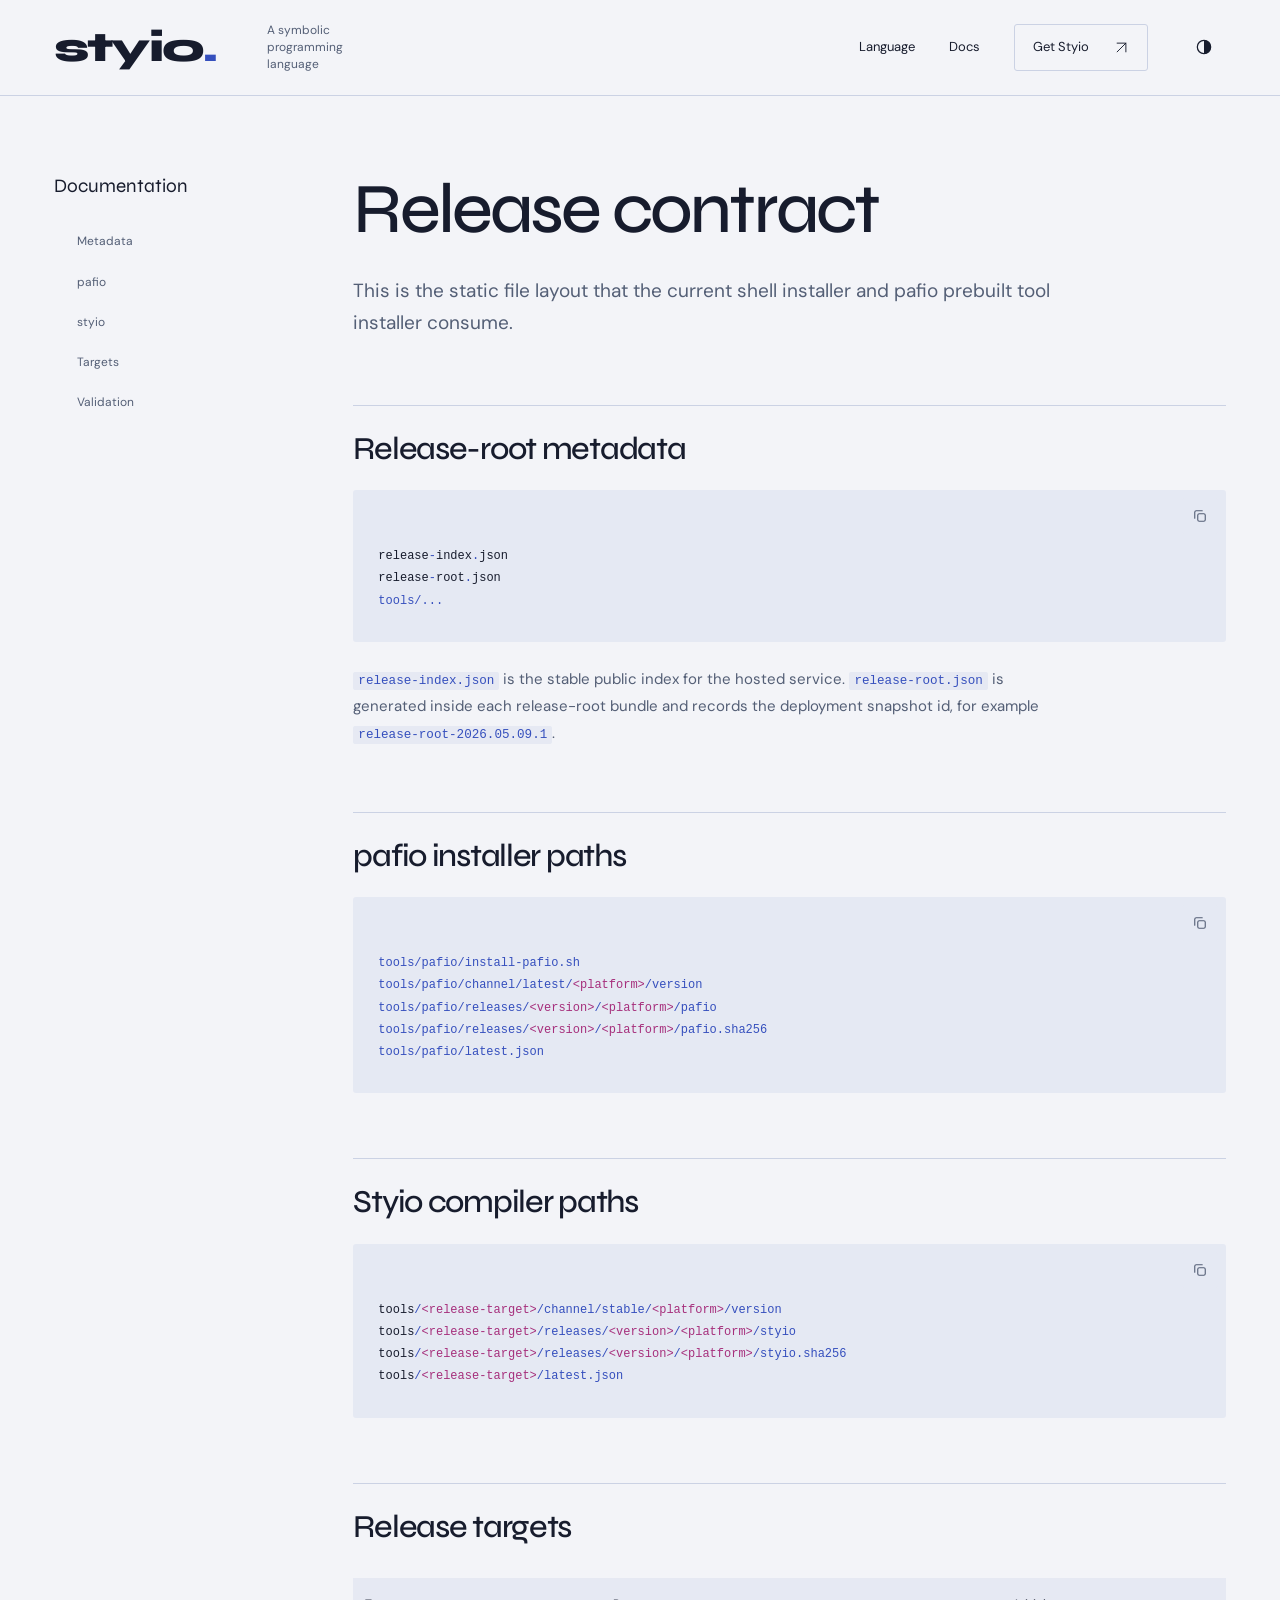
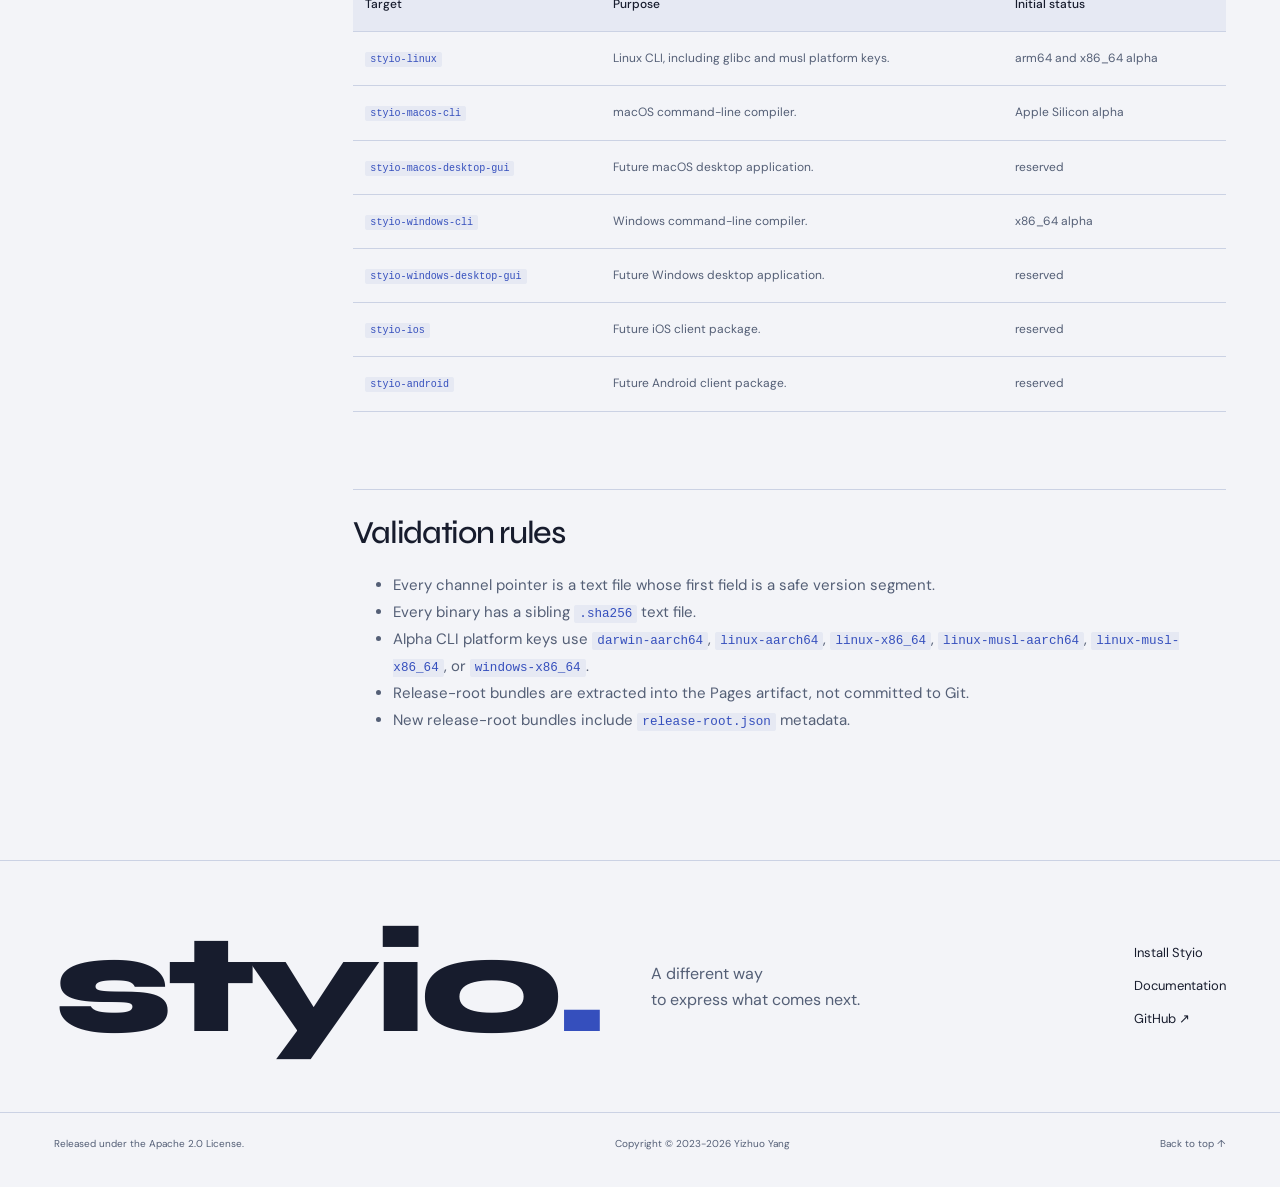
<file: docs/release-root-contract.html>
<!doctype html>
<html lang="en">
  <head>
    <meta charset="utf-8">
    <meta name="viewport" content="width=device-width, initial-scale=1">
    <meta name="theme-color" content="#101116">
    <title>Release Contract - Styio</title>
    <meta name="description" content="Static release-root contract used by pafio and Styio tool installs.">
    <link rel="icon" href="/assets/styio-mark.svg" type="image/svg+xml">
    <link rel="stylesheet" href="/styles.css">
    <script src="/assets/theme-init.js"></script>
  </head>
  <body id="top">
    <a class="skip-link" href="#main">Skip to content</a>
  <header class="site-header">
    <div class="header-inner">
      <a class="brand" href="/" aria-label="Styio home">styio<span aria-hidden="true">.</span></a>
      <span class="header-note">A symbolic programming language</span>
      <nav class="nav" aria-label="Primary navigation">
        <a href="/#language">Language</a>
        <a href="/docs/">Docs</a>
        <a class="nav-install" href="/docs/install.html">Get Styio <svg viewBox="0 0 24 24" aria-hidden="true"><path d="M5 19 19 5M5 5h14v14"/></svg></a>
        <button class="theme-toggle" id="theme-toggle" type="button" aria-label="Toggle color scheme"><svg viewBox="0 0 24 24" aria-hidden="true"><circle cx="12" cy="12" r="8"/><path d="M12 4a8 8 0 0 1 0 16Z" fill="currentColor" stroke="none"/></svg></button>
      </nav>
    </div>
  </header>
    <main id="main" class="wrap doc-layout">
      <nav class="side-nav" aria-label="Documentation navigation">
        <a href="#metadata">Metadata</a>
        <a href="#pafio">pafio</a>
        <a href="#styio">styio</a>
        <a href="#targets">Targets</a>
        <a href="#validation">Validation</a>
      </nav>
      <article class="doc">
        <h1>Release contract</h1>
        <p class="doc-lede">
          This is the static file layout that the current shell installer and
          pafio prebuilt tool installer consume.
        </p>

        <h2 id="metadata">Release-root metadata</h2>
        <pre><code>release-index.json
release-root.json
tools/...</code></pre>
        <p>
          <code>release-index.json</code> is the stable public index for the
          hosted service. <code>release-root.json</code> is generated inside each
          release-root bundle and records the deployment snapshot id, for
          example <code>release-root-2026.05.09.1</code>.
        </p>

        <h2 id="pafio">pafio installer paths</h2>
        <pre><code>tools/pafio/install-pafio.sh
tools/pafio/channel/latest/&lt;platform&gt;/version
tools/pafio/releases/&lt;version&gt;/&lt;platform&gt;/pafio
tools/pafio/releases/&lt;version&gt;/&lt;platform&gt;/pafio.sha256
tools/pafio/latest.json</code></pre>

        <h2 id="styio">Styio compiler paths</h2>
        <pre><code>tools/&lt;release-target&gt;/channel/stable/&lt;platform&gt;/version
tools/&lt;release-target&gt;/releases/&lt;version&gt;/&lt;platform&gt;/styio
tools/&lt;release-target&gt;/releases/&lt;version&gt;/&lt;platform&gt;/styio.sha256
tools/&lt;release-target&gt;/latest.json</code></pre>

        <h2 id="targets">Release targets</h2>
        <div class="table-scroll" role="region" aria-label="Reference table; scroll horizontally on small screens" tabindex="0"><table>
          <thead>
            <tr>
              <th>Target</th>
              <th>Purpose</th>
              <th>Initial status</th>
            </tr>
          </thead>
          <tbody>
            <tr>
              <td><code>styio-linux</code></td>
              <td>Linux CLI, including glibc and musl platform keys.</td>
              <td>arm64 and x86_64 alpha</td>
            </tr>
            <tr>
              <td><code>styio-macos-cli</code></td>
              <td>macOS command-line compiler.</td>
              <td>Apple Silicon alpha</td>
            </tr>
            <tr>
              <td><code>styio-macos-desktop-gui</code></td>
              <td>Future macOS desktop application.</td>
              <td>reserved</td>
            </tr>
            <tr>
              <td><code>styio-windows-cli</code></td>
              <td>Windows command-line compiler.</td>
              <td>x86_64 alpha</td>
            </tr>
            <tr>
              <td><code>styio-windows-desktop-gui</code></td>
              <td>Future Windows desktop application.</td>
              <td>reserved</td>
            </tr>
            <tr>
              <td><code>styio-ios</code></td>
              <td>Future iOS client package.</td>
              <td>reserved</td>
            </tr>
            <tr>
              <td><code>styio-android</code></td>
              <td>Future Android client package.</td>
              <td>reserved</td>
            </tr>
          </tbody>
        </table></div>

        <h2 id="validation">Validation rules</h2>
        <ul>
          <li>Every channel pointer is a text file whose first field is a safe version segment.</li>
          <li>Every binary has a sibling <code>.sha256</code> text file.</li>
          <li>Alpha CLI platform keys use <code>darwin-aarch64</code>, <code>linux-aarch64</code>, <code>linux-x86_64</code>, <code>linux-musl-aarch64</code>, <code>linux-musl-x86_64</code>, or <code>windows-x86_64</code>.</li>
          <li>Release-root bundles are extracted into the Pages artifact, not committed to Git.</li>
          <li>New release-root bundles include <code>release-root.json</code> metadata.</li>
        </ul>
      </article>
    </main>
    <footer class="site-footer" data-site-footer></footer>
    <script src="/assets/copy-code.js" defer></script>
    <script src="/assets/site-footer.js" defer></script>
    <script src="/assets/theme-toggle.js" defer></script>
    <script src="/assets/site.js" defer></script>
  </body>
</html>
</file>
<file: styles.css>
@font-face { font-family: Syne; src: url('/assets/fonts/syne.woff2') format('woff2'); font-style: normal; font-weight: 400 800; font-display: swap; }
@font-face { font-family: 'DM Sans'; src: url('/assets/fonts/dm-sans.woff2') format('woff2'); font-style: normal; font-weight: 400 700; font-display: swap; }
:root {
  color-scheme: dark;
  --bg: #101116;
  --surface: #181a23;
  --ink: #f4f5fb;
  --muted: #acb0c1;
  --line: #363a4c;
  --accent: #a6b6ff;
  --button-bg: #4054e8;
  --accent-secondary: #f6a5dc;
  --accent-tertiary: #86ddff;
  --button-ink: #ffffff;
  --code-bg: #090b12;
  --code-ink: #f4f5fb;
  --syntax-string: #86ddff;
  --syntax-variable: #f2a6d3;
  --syntax-comment: #9da7bd;
  --font-body: 'DM Sans', sans-serif;
  --font-display: Syne, sans-serif;
  --font-code: 'SFMono-Regular', Consolas, 'Liberation Mono', monospace;
  --gutter: clamp(22px, 4.2vw, 80px);
  --ease: cubic-bezier(.16, 1, .3, 1);
  font-family: var(--font-body);
  font-synthesis: none;
}
:root[data-theme='cool'] {
  color-scheme: light;
  --bg: #f3f4f8;
  --surface: #e6e9f3;
  --ink: #171c2d;
  --muted: #545f76;
  --line: #cbd2e4;
  --accent: #354fbd;
  --accent-secondary: #a62f7c;
  --accent-tertiary: #176b99;
  --code-bg: #e5e9f3;
  --code-ink: #171c2d;
  --syntax-string: #244ac2;
  --syntax-variable: #a62f7c;
  --syntax-comment: #5b6680;
}
*, *::before, *::after { box-sizing: border-box; }
html { scroll-behavior: smooth; scroll-padding-top: 100px; scrollbar-color: var(--muted) var(--bg); }
body { margin: 0; background: var(--bg); color: var(--ink); font-size: 16px; line-height: 1.6; -webkit-font-smoothing: antialiased; }
::selection { background: var(--button-bg); color: var(--button-ink); }
:focus-visible { outline: 2px solid var(--accent); outline-offset: 6px; }
a { color: inherit; text-decoration: none; text-underline-offset: .24em; }
button { font: inherit; color: inherit; cursor: pointer; }
button, a { -webkit-tap-highlight-color: transparent; }
button:disabled { cursor: not-allowed; opacity: .5; }
svg { width: 24px; height: 24px; fill: none; stroke: currentColor; stroke-width: 1.5; stroke-linecap: round; stroke-linejoin: round; flex-shrink: 0; }
img { display: block; max-width: 100%; }
figure, p, h1, h2, h3 { margin: 0; }
h1, h2, h3 { font-family: var(--font-display); font-weight: 500; line-height: 1.08; letter-spacing: -.04em; text-wrap: balance; }
h2 { font-size: clamp(38px, 4.7vw, 72px); }
h3 { font-size: clamp(24px, 2.1vw, 32px); }
p { color: var(--muted); }
em { font-style: normal; color: var(--accent); }
[hidden] { display: none !important; }
.wrap { width: 100%; max-width: 1600px; margin: 0 auto; padding-inline: var(--gutter); }
.visually-hidden { position: absolute; width: 1px; height: 1px; padding: 0; margin: -1px; overflow: hidden; clip: rect(0, 0, 0, 0); white-space: nowrap; border: 0; }
.skip-link { position: fixed; top: 12px; left: 12px; z-index: 100; padding: 12px 20px; background: var(--button-bg); color: var(--button-ink); transform: translateY(-150%); }
.skip-link:focus { transform: translateY(0); }
.site-header { position: sticky; top: 0; z-index: 20; background: var(--bg); }
.header-inner { height: 96px; max-width: 1600px; padding-inline: var(--gutter); margin: auto; display: flex; align-items: center; gap: 50px; border-bottom: 1px solid var(--line); }
.brand { font-family: var(--font-display); font-weight: 800; font-size: 42px; letter-spacing: -.04em; line-height: 1; }
.brand span, .footer-wordmark span { color: var(--accent); }
.header-note { font-size: 12px; color: var(--muted); max-width: 120px; line-height: 1.4; }
.nav { display: flex; align-items: center; gap: 34px; margin-left: auto; font-size: 13px; }
.nav > a { position: relative; padding-block: 12px; }
.nav > a:not(.nav-install)::after { content: ''; position: absolute; left: 0; bottom: 8px; width: 100%; height: 1px; background: currentColor; transform: scaleX(0); transform-origin: right; transition: transform .4s var(--ease); }
.nav > a:hover::after, .nav > a[aria-current='page']::after { transform: scaleX(1); transform-origin: left; }
.nav .nav-install { display: flex; align-items: center; gap: 25px; padding-inline: 18px; border: 1px solid var(--line); border-radius: 3px; transition: background .2s, color .2s; }
.nav-install svg { width: 15px; height: 15px; }
.nav .nav-install:hover { background: var(--ink); color: var(--bg); }
.theme-toggle { position: relative; display: grid; place-items: center; width: 44px; height: 44px; border: 0; background: transparent; border-radius: 50%; transition: background .2s, transform .5s var(--ease); }
.theme-toggle::before { content: ''; position: absolute; width: 44px; height: 44px; left: 50%; top: 50%; transform: translate(-50%, -50%); border-radius: 50%; }
.theme-toggle:hover { background: var(--surface); transform: rotate(35deg); }
.theme-toggle svg { width: 20px; height: 20px; }
.hero-topline { display: flex; justify-content: space-between; padding-top: 31px; font-size: 12px; color: var(--muted); }
.hero-topline > span:first-child { display: flex; align-items: center; gap: 9px; }
.status-dot { width: 6px; height: 6px; background: var(--accent); border-radius: 50%; }
.hero-stage { position: relative; isolation: isolate; padding-top: 47px; min-height: 640px; }
.hero h1 { position: relative; z-index: 2; font-size: clamp(80px, 10.55vw, 165px); line-height: .97; font-weight: 500; pointer-events: none; width: max-content; max-width: 100%; }
.title-line { display: block; }
.second-line { margin-top: 12px; }
.hero h1 em { font-style: normal; }
.hero-intro { position: relative; z-index: 3; margin-top: 39px; width: 46%; }
.hero-intro p { font-size: clamp(15px, 1.26vw, 19px); line-height: 1.65; }
.actions { display: flex; align-items: center; flex-wrap: wrap; gap: 26px; margin-top: 28px; }
.button { display: inline-flex; align-items: center; justify-content: space-between; gap: 35px; padding: 16px 22px; min-height: 54px; border: 1px solid var(--line); border-radius: 3px; font-size: 14px; font-weight: 500; transition: background .2s, color .2s; }
.button svg { width: 19px; height: 19px; transition: transform .4s var(--ease); }
.button.primary { background: var(--button-bg); color: var(--button-ink); border-color: var(--button-bg); }
.button:hover svg { transform: translateX(4px); }
.button.primary:hover { background: var(--ink); color: var(--bg); border-color: var(--ink); }
.text-link { display: inline-flex; gap: 18px; align-items: center; padding-block: 10px; font-size: 13px; border-bottom: 1px solid var(--line); }
.text-link:hover { color: var(--accent); border-color: currentColor; }
.sculpture-art { position: absolute; width: 54%; max-width: 650px; aspect-ratio: 1; right: 0; top: -8px; }

.art-coordinate { position: absolute; font-family: var(--font-code); font-size: 11px; color: var(--muted); z-index: 1; }
.art-coordinate-a { left: 6%; top: 0; }
.art-coordinate-c { right: 12%; bottom: 4%; }
.hero-bottom { position: relative; z-index: 4; background: var(--bg); display: flex; justify-content: space-between; align-items: center; border-top: 1px solid var(--line); padding-block: 22px; font-size: 11px; color: var(--muted); gap: 20px; }
.hero-bottom > a { display: flex; gap: 60px; align-items: center; }
.hero-bottom a:hover { color: var(--ink); }
.art-controls { display: flex; align-items: center; gap: 24px; }
#motion-toggle { background: none; border: 0; border-left: 1px solid var(--line); padding: 8px 0 8px 24px; font-size: 11px; min-height: 40px; display: flex; align-items: center; gap: 15px; }
#motion-toggle:hover { color: var(--accent); }
.language-section { padding-block: 112px 120px; background: var(--surface); margin-top: 44px; }
.section-intro { display: grid; grid-template-columns: 1.25fr 1fr; gap: 10%; align-items: end; }
.section-intro h2 span { color: var(--muted); }
.section-intro > p { max-width: 34ch; font-size: 17px; padding-bottom: 4px; }
.operator-workbench { display: grid; grid-template-columns: 1fr 1.05fr; gap: 9%; margin-top: 75px; }
.operator-options { border-top: 1px solid var(--line); }
.operator-option { width: 100%; background: none; border: 0; border-bottom: 1px solid var(--line); display: flex; align-items: center; gap: 28px; padding: 27px 0; text-align: left; color: var(--muted); }
.operator-symbol { display: block; width: 74px; flex-shrink: 0; font-family: var(--font-code); font-size: 43px; line-height: 1; letter-spacing: -.04em; transition: transform .5s var(--ease); }
.operator-option > span:nth-child(2) { font-family: var(--font-display); font-size: 25px; line-height: 1.2; letter-spacing: -.025em; }
.operator-option small { display: block; font-family: var(--font-body); margin-top: 8px; font-size: 12px; letter-spacing: 0; font-weight: 400; color: var(--muted); }
.operator-option svg { margin-left: auto; width: 22px; opacity: 0; transform: translateX(-12px); transition: opacity .2s, transform .4s var(--ease); }
.operator-option[aria-selected='true'] { color: var(--ink); }
.operator-option[aria-selected='true'] .operator-symbol { color: var(--accent-secondary); }
.operator-option[aria-selected='true'] svg, .operator-option:hover svg { opacity: 1; transform: none; }
.operator-option:hover .operator-symbol { transform: translateX(5px); }
.operator-display { min-width: 0; display: flex; align-items: center; }
.operator-panel { width: 100%; }
.operator-panel h3 { font-size: 25px; letter-spacing: -.025em; margin-bottom: 17px; }
.operator-panel p { font-size: 15px; max-width: 49ch; }
.stream-diagram, .symbol-diagram, .compile-diagram { display: flex; align-items: center; gap: 15px; height: 110px; margin-bottom: 23px; font-family: var(--font-code); font-size: 12px; color: var(--muted); }
.stream-diagram b, .symbol-diagram b, .compile-diagram b { color: var(--accent); font-size: 45px; font-weight: 400; }
.stream-diagram i { height: 1px; background: var(--line); position: relative; flex: 1; overflow: hidden; }
.stream-diagram i::after { content: ''; position: absolute; inset: 0; width: 35%; background: var(--accent); animation: stream-travel 2.2s linear infinite; }
.stream-diagram i:nth-of-type(2)::after { animation-delay: -1s; }
.symbol-diagram { justify-content: space-between; }
.compile-diagram { justify-content: space-between; }
.compile-diagram b { font-size: 24px; }
.inline-example { display: block; padding-top: 24px; margin-top: 24px; border-top: 1px solid var(--line); font-family: var(--font-code); font-size: 12px; line-height: 1.9; color: var(--accent); overflow-wrap: anywhere; }
.operator-panel > .text-link { margin-top: 19px; }
.code-section { display: grid; grid-template-columns: 1fr 1.1fr; gap: 8%; padding-block: 135px; align-items: center; }
.code-story h2 { font-size: clamp(36px, 4vw, 62px); }
.code-story p { font-size: 15px; margin-top: 28px; }
.code-story p + p { margin-top: 16px; }
.code-story > a { margin-top: 18px; }
.code-signature { font-family: var(--font-code); font-size: 90px; margin-top: 54px; letter-spacing: -.04em; line-height: 1; color: var(--line); }
.code-signature span { color: var(--accent-secondary); }
.code-specimen { min-width: 0; background: var(--code-bg); border-radius: 4px; }
.specimen-header, .specimen-footer { display: flex; justify-content: space-between; align-items: center; padding: 23px 28px; font-family: var(--font-code); font-size: 11px; color: var(--muted); }
.specimen-header { border-bottom: 1px solid var(--line); }
.specimen-header > span:last-child { font-family: var(--font-display); letter-spacing: .06em; font-size: 10px; }
pre { margin: 0; padding: 30px 25px; overflow: auto; scrollbar-width: thin; background: var(--code-bg); color: var(--code-ink); tab-size: 4; border-radius: 3px; font-size: 13px; line-height: 1.85; }
code { font-family: var(--font-code); }
.copyable-code { position: relative; padding-top: 55px; }
.code-specimen pre { padding: 48px 28px; font-size: clamp(11px, 1vw, 14px); line-height: 2.1; }
.code-copy-button { position: absolute; top: 8px; right: 8px; width: 36px; height: 36px; padding: 8px; border: 0; background: var(--code-bg); border-radius: 3px; color: var(--muted); display: grid; place-items: center; }
.code-copy-button:hover { color: var(--ink); background: var(--surface); }
.code-copy-button svg { width: 18px; height: 18px; }
.code-copy-button[data-copy-state='copied'] { color: var(--accent); }
.specimen-footer { border-top: 1px solid var(--line); justify-content: flex-start; gap: 24px; padding-block: 23px; }
.specimen-footer code { color: var(--ink); font-size: 16px; margin-left: 7px; }
.specimen-footer svg { width: 20px; }
.specimen-footer .example-label { margin-left: auto; font-family: var(--font-body); font-size: 10px; }
.tok-command, .tok-option, .tok-url, .tok-path, .tok-operator, .tok-resource, .tok-selector { color: var(--accent); }
.tok-keyword, .tok-type, .tok-variable { color: var(--syntax-variable); }
.tok-string, .tok-literal { color: var(--syntax-string); }
.tok-number { color: var(--syntax-variable); }
.tok-comment { color: var(--syntax-comment); }
.manifesto { background: #2638ad; color: #f4f5fb; padding-block: 52px 64px; border-block: 1px solid #5161cc; overflow: hidden; }
.manifesto-line { font-family: var(--font-display); font-size: clamp(50px, 9.5vw, 155px); font-weight: 500; letter-spacing: -.04em; line-height: 1.16; white-space: nowrap; width: max-content; display: flex; align-items: center; gap: .25em; }
.manifesto-line:first-child { margin-left: -1.5vw; }
.manifesto-line:last-child { margin-left: 9vw; }
.manifesto-line span { color: #9cdeff; }
.manifesto-line i { color: #ffa6df; }
.manifesto-line i { font-family: var(--font-code); font-style: normal; margin-inline: .25em; }
.start-section { padding-block: 120px; }
.start-heading { display: flex; align-items: center; justify-content: space-between; gap: 36px; }
.start-heading h2 { font-size: clamp(42px, 6.4vw, 100px); }
.round-link { display: grid; place-items: center; width: clamp(90px, 12vw, 170px); aspect-ratio: 1; border: 1px solid var(--line); border-radius: 50%; transition: background .3s, color .3s, transform .6s var(--ease); }
.round-link svg { width: 38%; height: 38%; stroke-width: 1; }
.round-link:hover { background: var(--button-bg); color: var(--button-ink); transform: rotate(45deg); }
.start-details { margin-top: 65px; display: grid; grid-template-columns: 1fr 1.4fr; gap: 10%; }
.start-details > p { font-size: 16px; }
.install-preview { min-width: 0; }
.install-preview pre { background: var(--surface); padding: 27px 55px 27px 23px; font-size: 12px; }
.install-preview .code-copy-button { top: 16px; background: var(--surface); }
.install-preview > div { display: flex; flex-wrap: wrap; gap: 12px; justify-content: space-between; font-size: 11px; margin-top: 17px; color: var(--muted); }
.install-preview a { color: var(--ink); }
.install-preview a:hover { text-decoration: underline; }
.site-footer { border-top: 1px solid var(--line); }
.footer-top { display: grid; grid-template-columns: 1fr 1fr auto; gap: 50px; align-items: center; padding-block: 55px; }
.footer-wordmark { font-family: var(--font-display); font-size: clamp(70px, 11vw, 165px); line-height: 1; font-weight: 800; letter-spacing: -.04em; }
.footer-top > p { font-size: 16px; }
.footer-top nav { display: flex; flex-direction: column; gap: 12px; font-size: 13px; }
.footer-top nav a:hover { color: var(--accent); }
.footer-bottom { display: flex; flex-wrap: wrap; justify-content: space-between; gap: 15px 30px; border-top: 1px solid var(--line); padding-block: 23px; font-size: 10px; color: var(--muted); }
.footer-bottom a:hover { text-decoration: underline; }
/* Documentation shares the same shell; the reading surface keeps its own rhythm. */
.doc-layout { display: grid; grid-template-columns: 210px minmax(0, 1fr); gap: clamp(40px, 7vw, 120px); padding-block: 75px 110px; min-height: 64vh; align-items: start; }
.side-nav { position: sticky; top: 130px; display: flex; flex-direction: column; gap: 3px; font-size: 13px; }
.side-nav::before { content: 'Documentation'; font-family: var(--font-display); font-size: 19px; margin-bottom: 19px; color: var(--ink); }
.side-nav a { color: var(--muted); padding: 9px 12px; border-radius: 3px; }
.side-nav a:hover, .side-nav a[aria-current] { color: var(--ink); background: var(--surface); }
.side-nav a[href^='#'] { padding-left: 23px; font-size: 12px; }
.doc { max-width: 900px; min-width: 0; }
.doc h1 { font-size: clamp(42px, 5.5vw, 80px); margin-bottom: 28px; }
.doc h2 { font-size: 32px; margin-top: 65px; margin-bottom: 22px; padding-top: 26px; border-top: 1px solid var(--line); }
.doc h3 { font-size: 23px; margin-top: 32px; margin-bottom: 14px; }
.doc p, .doc li { font-size: 15px; color: var(--muted); line-height: 1.8; }
.doc p { margin-block: 16px; max-width: 72ch; }
.doc .doc-lede { font-size: 19px; line-height: 1.7; max-width: 57ch; margin-bottom: 38px; }
.doc p a, .doc li a { color: var(--accent); text-decoration: underline; }
.doc p .button { text-decoration: none; }
.doc p code, .doc li code, .doc td code { background: var(--surface); color: var(--accent); padding: 2px 5px; border-radius: 2px; font-size: .84em; overflow-wrap: anywhere; }
.doc pre { margin-block: 24px; font-size: 12px; line-height: 1.85; white-space: pre-wrap; overflow-wrap: anywhere; }
.table-scroll { max-width: 100%; overflow-x: auto; scrollbar-width: thin; }
.doc .table-scroll table { margin-block: 12px; }
.doc table { width: 100%; border-collapse: collapse; margin-block: 25px; font-size: 12px; text-align: left; }
.doc th { font-weight: 500; color: var(--ink); background: var(--surface); }
.doc th, .doc td { border-bottom: 1px solid var(--line); padding: 17px 12px; vertical-align: top; overflow-wrap: anywhere; }
.doc td { color: var(--muted); }
.tag { display: inline-block; font-size: 10px; margin: 2px 4px 2px 0; padding: 2px 6px; background: var(--surface); border-radius: 2px; white-space: normal; }
.doc .grid-2 { display: grid; margin-top: 44px; border-top: 1px solid var(--line); }
.doc .card { display: block; position: relative; padding: 29px 48px 29px 0; border-bottom: 1px solid var(--line); }
.doc .card::after { content: '\2197'; position: absolute; right: 6px; top: 32px; font-size: 23px; transition: transform .3s var(--ease); }
.doc .card:hover::after { transform: translate(4px, -4px); }
.doc .card:hover h2 { color: var(--accent); }
.doc .card h2 { font-size: 26px; border: 0; padding: 0; margin: 0 0 12px; }
.doc .card p { font-size: 14px; margin: 0; }
.pipeline { display: grid; grid-template-columns: repeat(4, 1fr); gap: 1px; background: var(--line); margin-block: 24px; }
.step { background: var(--surface); padding: 20px 14px; font-size: 13px; }
.step strong { display: block; }
.error-page { display: grid; grid-template-columns: .8fr 1fr; gap: 8%; align-items: center; min-height: 65vh; padding-block: 90px; }
.error-glyph { font-family: var(--font-display); font-size: clamp(90px, 14vw, 220px); letter-spacing: -.04em; line-height: 1; color: var(--muted); }
.error-glyph span { color: var(--accent); }
.error-copy h1 { font-size: clamp(40px, 4.5vw, 68px); }
.error-copy > p { max-width: 48ch; margin-top: 25px; }
.error-copy .error-help { font-size: 13px; }
.error-help a { color: var(--ink); text-decoration: underline; }
@media (max-width: 760px) { .error-page { grid-template-columns: 1fr; gap: 35px; padding-block: 60px; } .error-glyph { font-size: 28vw; } }
/* Animation is progressive: all content is visible before JavaScript. */
@keyframes stream-travel { from { transform: translateX(-110%); } to { transform: translateX(390%); } }
@keyframes title-arrive { from { clip-path: inset(0 0 100% 0); transform: translateY(18px); } to { clip-path: inset(0); transform: translateY(0); } }
@media (prefers-reduced-motion: no-preference) {
  .title-line { animation: title-arrive 1.15s var(--ease) both; }
  .second-line { animation-delay: .12s; }
}
.motion-paused *, .motion-paused *::after, .motion-paused *::before { animation-play-state: paused !important; }
@media (min-width: 1600px) { .hero-stage { min-height: 750px; } }
@media (max-width: 1100px) {
  .header-note { display: none; }
  .hero-stage { min-height: 570px; }
  .hero-intro { width: 48%; }
  .actions { gap: 14px; }
  .sculpture-art { top: 5px; right: 0; width: 56%; }
  .pointer-hint { display: none; }
  .operator-workbench { gap: 6%; }
  .operator-option { gap: 17px; }
  .operator-symbol { width: 65px; }
  .operator-option > span:nth-child(2) { font-size: 22px; }
  .code-section { gap: 5%; }
  .doc-layout { grid-template-columns: 180px minmax(0, 1fr); gap: 40px; }
}
@media (max-width: 760px) {
  html { scroll-padding-top: 95px; }
  .header-inner { height: 78px; gap: 12px; }
  .brand { font-size: 28px; }
  .nav { gap: 12px; font-size: 12px; }
  .nav > a { white-space: nowrap; }
  .nav .nav-install { border: 0; padding-inline: 0; gap: 8px; }
  .theme-toggle { width: 32px; height: 40px; }
  .hero-topline { padding-top: 23px; font-size: 10px; }
  .hero-topline > span:last-child { display: none; }
  .hero-stage { padding-top: 39px; min-height: 0; display: flex; flex-direction: column; }
  .hero h1 { font-size: clamp(56px, 16vw, 110px); line-height: 1; }
  .second-line { margin-top: 5px; }
  .sculpture-art { position: relative; right: auto; top: auto; width: 92%; max-width: none; margin: -8px 0 -13px auto; align-self: end; }
  .art-coordinate-a { top: 0; left: 0; }
  .art-coordinate-c { right: 15%; bottom: 3%; }
  .hero-intro { margin-top: 15px; width: 100%; }
  .hero-intro p { font-size: 16px; }
  .desktop-break { display: none; }
  .actions { gap: 25px; margin-top: 22px; }
  .hero-bottom { margin-top: 40px; padding-block: 16px; gap: 12px; font-size: 10px; }
  .hero-bottom > a { gap: 18px; }
  #motion-toggle { font-size: 10px; padding-left: 16px; gap: 8px; }
  .language-section { padding-block: 72px; margin-top: 20px; }
  .section-intro { grid-template-columns: 1fr; gap: 27px; }
  .section-intro > p { font-size: 15px; max-width: 40ch; }
  .operator-workbench { grid-template-columns: 1fr; gap: 28px; margin-top: 40px; }
  .operator-option { padding-block: 23px; gap: 20px; }
  .operator-option > span:nth-child(2) { font-size: 23px; }
  .operator-panel { min-height: 320px; }
  .stream-diagram, .symbol-diagram, .compile-diagram { height: 90px; margin-bottom: 18px; }
  .operator-panel h3 { font-size: 24px; }
  .code-section { grid-template-columns: 1fr; gap: 38px; padding-block: 75px; }
  .code-story h2 { font-size: 43px; }
  .code-story p { margin-top: 22px; }
  .code-signature { display: none; }
  .code-specimen pre { padding: 50px 22px 34px; font-size: 12px; }
  .specimen-header, .specimen-footer { padding-inline: 22px; }
  .specimen-footer { gap: 15px; }
  .manifesto { padding-block: 35px 40px; }
  .manifesto-line { font-size: 8.6vw; }
  .manifesto-line:last-child { margin-left: 1vw; }
  .start-section { padding-block: 74px; }
  .start-heading { gap: 10px; }
  .start-heading h2 { font-size: clamp(35px, 6.4vw, 48px); }
  .round-link { width: 72px; flex-shrink: 0; }
  .start-details { grid-template-columns: 1fr; gap: 28px; margin-top: 36px; }
  .install-preview pre { white-space: pre-wrap; overflow-wrap: anywhere; line-height: 1.8; }
  .footer-top { grid-template-columns: minmax(0, 1fr) auto; gap: 32px 20px; padding-block: 42px; }
  .footer-wordmark { font-size: clamp(48px, 14vw, 74px); }
  .footer-top > p { grid-column: 1; font-size: 13px; }
  .footer-top nav { grid-column: 2; grid-row: 1 / span 2; align-self: center; font-size: 12px; }
  .footer-bottom { display: grid; gap: 12px; padding-block: 23px; }
  .doc-layout { display: block; padding-block: 30px 70px; }
  .side-nav { position: static; flex-direction: row; flex-wrap: wrap; gap: 4px; padding-bottom: 24px; margin-bottom: 38px; border-bottom: 1px solid var(--line); }
  .side-nav::before { width: 100%; font-size: 15px; margin-bottom: 8px; }
  .side-nav a, .side-nav a[href^='#'] { padding: 7px 10px; font-size: 11px; }
  .doc h1 { font-size: 45px; }
  .doc h2 { font-size: 29px; margin-top: 45px; }
  .doc .doc-lede { font-size: 17px; }
  .doc table { font-size: 12px; min-width: 560px; }
  .doc th, .doc td { padding: 14px 10px; }
  .tag { font-size: 11px; padding: 2px 5px; }
  .pipeline { grid-template-columns: repeat(2, 1fr); }
}
@media (max-width: 390px) {
  .brand { font-size: 22px; }
  .nav { gap: 9px; font-size: 11px; }
  .theme-toggle { width: 28px; }
  .nav-install svg { display: none; }
  .actions { gap: 15px; }
  .button { padding: 15px 18px; gap: 22px; }
  .text-link { font-size: 12px; gap: 10px; }
  .specimen-footer .example-label { display: none; }
}
@media (prefers-reduced-motion: reduce) {
  html { scroll-behavior: auto; }
  *, *::before, *::after { animation: none !important; transition: none !important; }
}
@media print {
  .site-header, .site-footer, .side-nav, .code-copy-button, .sculpture-art, .hero-bottom { display: none; }
  .doc-layout { display: block; }
  body { background: white; color: black; }
  .doc p, .doc li, .doc td { color: black; }
}

/* Authored chrome sculpture: independent pose, floating and reflection layers. */
.sculpture-art { perspective: 1100px; }
.sculpture-float, .sculpture-pose { position: absolute; inset: 0; transform-style: preserve-3d; }
.sculpture-image { width: 100%; height: 100%; object-fit: contain; }
.sculpture-float { animation: sculpture-float 10s ease-in-out infinite; animation-play-state: paused; }
.sculpture-pose { transform: rotateX(var(--pose-x, 0deg)) rotateY(var(--pose-y, 0deg)); }
.sculpture-aura { position: absolute; inset: 8%; background: radial-gradient(ellipse at 72% 30%, #4345fa55, transparent 60%), radial-gradient(ellipse at 35% 70%, #ec35bf40, transparent 60%); filter: blur(36px); transform: scale(1.2); pointer-events: none; }
[data-theme='cool'] .sculpture-aura { opacity: .45; }
.sculpture-reflection { position: absolute; inset: 0; background: linear-gradient(112deg, transparent 36%, #d5efff66 44%, #f9d7ff22 49%, transparent 56%); background-size: 260% 100%; mask: url('/assets/sculpture.webp') center / contain no-repeat; mix-blend-mode: screen; opacity: .65; animation: sculpture-reflection 7s ease-in-out infinite; animation-play-state: paused; pointer-events: none; }
.sculpture-art.is-playing .sculpture-float, .sculpture-art.is-playing .sculpture-reflection { animation-play-state: running; }
@keyframes sculpture-float { 0%, 100% { transform: translateY(4px) rotate(-3deg); } 50% { transform: translateY(-12px) rotate(3deg); } }
@keyframes sculpture-reflection { 0%, 15% { background-position: 100% 0; } 75%, 100% { background-position: 0 0; } }
</file>
